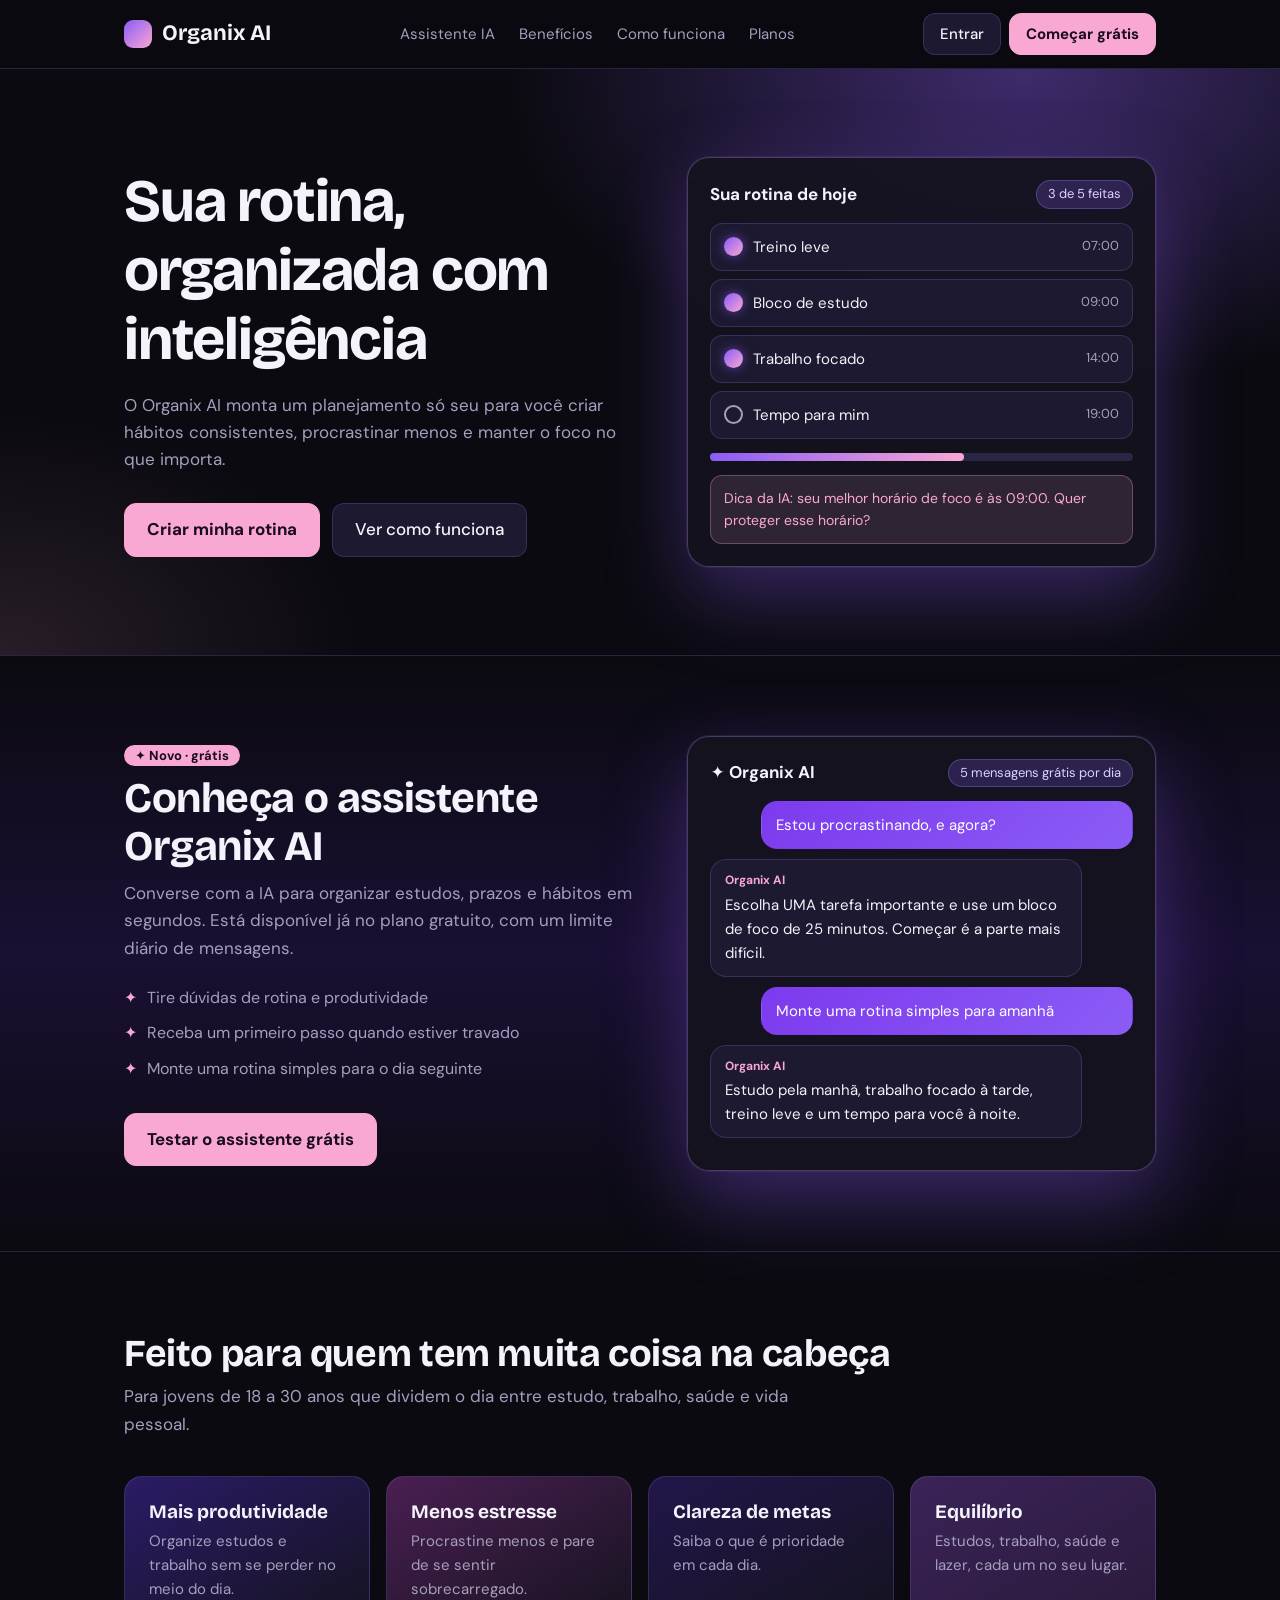
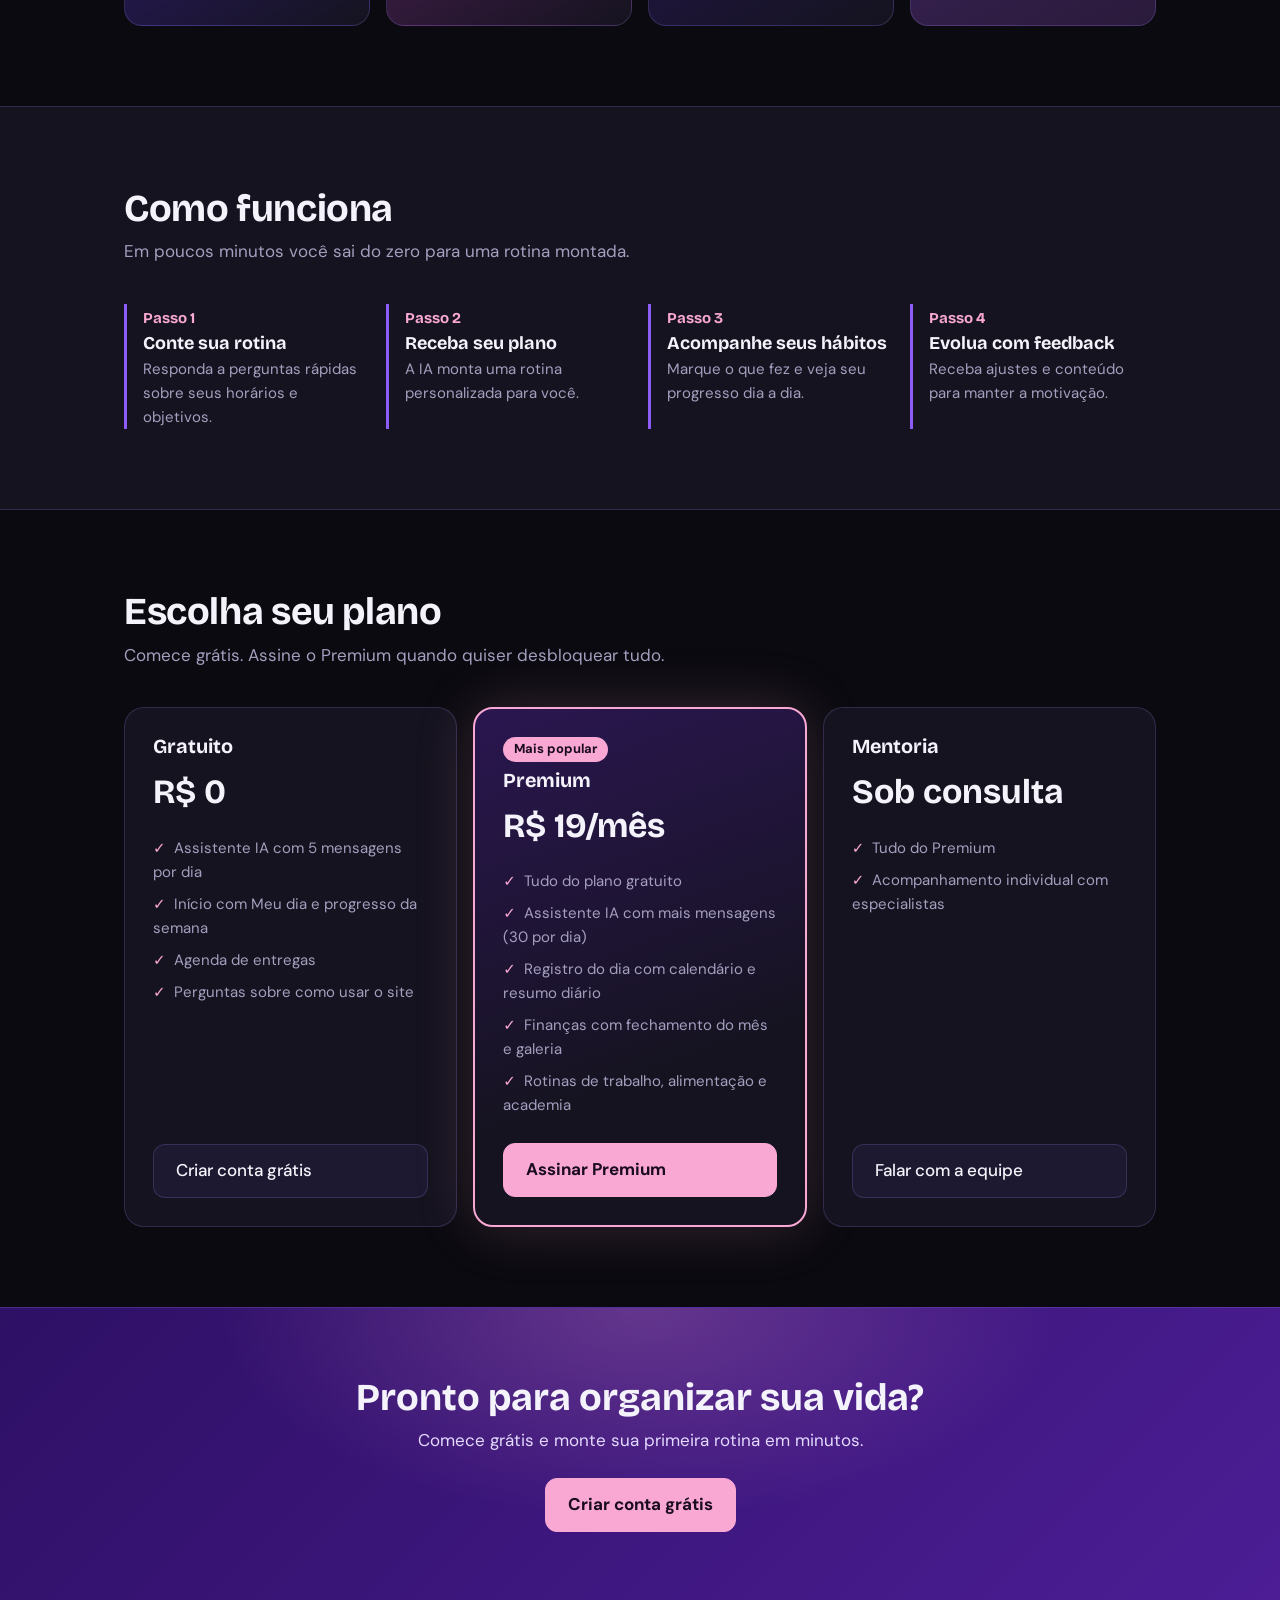
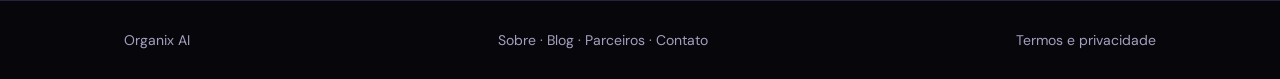
<file: index.html>
<!DOCTYPE html>
<html lang="pt-BR">
<head>
<meta charset="UTF-8">
<meta name="viewport" content="width=device-width, initial-scale=1">
<title>Organix AI | Sua rotina, organizada com inteligência</title>
<link rel="preconnect" href="https://fonts.googleapis.com">
<link href="https://fonts.googleapis.com/css2?family=Bricolage+Grotesque:wght@500;700&family=DM+Sans:wght@400;500&display=swap" rel="stylesheet">
<style>
/* CORES E FONTES: mude aqui e o site inteiro muda (preto, roxo e rosa claro) */
:root{
  --bg:#0B0A10; --s1:#15131F; --s2:#1C1930; --line:rgba(167,139,250,.2); --muted:#A59FBF; --txt:#F4F2FA;
  --roxo:#8B5CF6; --roxo-d:#7C3AED; --roxo-l:#A78BFA; --rosa:#F9A8D4; --rosa-d:#1A0B1F;
  --titulo:"Bricolage Grotesque",system-ui,sans-serif; --texto:"DM Sans",system-ui,sans-serif;
}
*{box-sizing:border-box;margin:0}
html{color-scheme:dark;scroll-behavior:smooth}
body{font-family:var(--texto);color:var(--txt);background:var(--bg);line-height:1.6;font-size:17px}
h1,h2,h3{font-family:var(--titulo);line-height:1.15}
a{color:inherit;text-decoration:none}
.wrap{max-width:1080px;margin:0 auto;padding:0 24px}
.btn{display:inline-block;padding:12px 22px;border-radius:12px;font-weight:500;border:1.5px solid var(--line);background:var(--s2);color:var(--txt);transition:transform .15s,box-shadow .2s,border-color .2s}
.btn:hover{transform:translateY(-2px);border-color:var(--roxo-l)}
.btn.rosa{background:var(--rosa);border-color:var(--rosa);color:var(--rosa-d);font-weight:700}
.btn.rosa:hover{box-shadow:0 8px 28px rgba(249,168,212,.35)}
.btn:focus-visible,a:focus-visible{outline:3px solid var(--rosa);outline-offset:3px}

/* TOPO */
header{border-bottom:1px solid var(--line);background:rgba(11,10,16,.85);backdrop-filter:blur(10px);position:sticky;top:0;z-index:5}
header .wrap{display:flex;align-items:center;justify-content:space-between;height:68px;gap:16px}
.logo{font-family:var(--titulo);font-weight:700;font-size:22px;display:flex;align-items:center;gap:10px}
.logo b{width:28px;height:28px;border-radius:9px;background:linear-gradient(135deg,var(--roxo),var(--rosa));display:inline-block}
nav{display:flex;gap:24px;font-size:15px;color:var(--muted)}
nav a:hover{color:var(--rosa)}
.topo-botoes{display:flex;gap:8px}
.topo-botoes .btn{padding:8px 16px;font-size:15px}

/* HERO */
.hero{padding:88px 0;background:radial-gradient(800px 500px at 80% 0,rgba(139,92,246,.4),transparent 65%),radial-gradient(600px 400px at 0 100%,rgba(249,168,212,.12),transparent 60%),var(--bg)}
.hero .wrap{display:grid;grid-template-columns:1.1fr 1fr;gap:48px;align-items:center}
.hero h1{font-size:clamp(36px,5.4vw,60px);font-weight:700;margin-bottom:18px;letter-spacing:-.02em}
.hero p{color:var(--muted);max-width:46ch;margin-bottom:30px}
.hero .acoes{display:flex;gap:12px;flex-wrap:wrap}
.cartao{background:rgba(21,19,31,.9);border:1px solid rgba(167,139,250,.35);border-radius:22px;padding:22px;box-shadow:0 0 0 1px rgba(249,168,212,.08),0 30px 80px rgba(139,92,246,.35)}
.cartao-topo{display:flex;justify-content:space-between;align-items:center;margin-bottom:14px}
.tag{font-size:13px;padding:3px 11px;border-radius:20px;background:rgba(139,92,246,.22);color:#DDD1FF;border:1px solid rgba(167,139,250,.3)}
.tarefa{display:flex;align-items:center;gap:10px;padding:11px 13px;border-radius:12px;background:var(--s2);border:1px solid var(--line);margin-bottom:8px;font-size:15px}
.tarefa span:last-child{margin-left:auto;color:var(--muted);font-size:13px}
.ok{width:19px;height:19px;border-radius:50%;background:linear-gradient(135deg,var(--roxo),var(--rosa));flex:none;box-shadow:0 0 12px rgba(139,92,246,.6)}
.vazio{width:19px;height:19px;border-radius:50%;border:2px solid var(--muted);flex:none}
.barra{height:8px;background:#2A2646;border-radius:4px;margin:14px 0}
.barra div{height:8px;width:60%;background:linear-gradient(90deg,var(--roxo),var(--rosa));border-radius:4px}
.dica{background:rgba(249,168,212,.12);border:1px solid rgba(249,168,212,.3);color:var(--rosa);border-radius:12px;padding:11px 13px;font-size:14px}

/* SEÇÕES */
section{padding:80px 0}
section>.wrap>h2{font-size:clamp(26px,3.5vw,38px);margin-bottom:8px;letter-spacing:-.01em}
.sub{color:var(--muted);margin-bottom:38px;max-width:56ch}
.grade{display:grid;gap:16px}
.g4{grid-template-columns:repeat(4,1fr)}
.g3{grid-template-columns:repeat(3,1fr)}
.card{border-radius:18px;padding:24px;border:1px solid var(--line);transition:transform .2s,border-color .2s}
.card:hover{transform:translateY(-4px);border-color:rgba(167,139,250,.5)}
.card h3{font-size:19px;margin-bottom:6px}
.card p{font-size:15px;color:var(--muted)}
.c-verde{background:linear-gradient(150deg,#2B1B66,var(--s1))}
.c-rosa{background:linear-gradient(150deg,#4A1F52,var(--s1))}
.c-azul{background:linear-gradient(150deg,#22164A,var(--s1))}
.c-amarelo{background:linear-gradient(150deg,#3A2358,#2A1A3A)}

/* COMO FUNCIONA */
#como{background:var(--s1);border-top:1px solid var(--line);border-bottom:1px solid var(--line)}
.passo{border-left:3px solid var(--roxo);padding-left:16px}
.passo b{font-family:var(--titulo);font-size:15px;color:var(--rosa)}
.passo h3{font-size:18px;margin:2px 0 4px}
.passo p{font-size:15px;color:var(--muted)}

/* PLANOS */
.plano{border:1px solid var(--line);background:var(--s1);border-radius:20px;padding:28px;display:flex;flex-direction:column}
.plano.destaque{border:2px solid var(--rosa);background:linear-gradient(160deg,#2A1650,var(--s1) 70%);box-shadow:0 0 60px rgba(249,168,212,.18)}
.plano .preco{font-family:var(--titulo);font-size:34px;font-weight:700;margin:6px 0 12px}
.plano ul{list-style:none;padding:0;margin-bottom:22px;font-size:15px;color:var(--muted);flex:1}
.plano li{padding:4px 0}
.plano li::before{content:"✓";color:var(--rosa);margin-right:8px;font-weight:700}
.selo{align-self:flex-start;background:var(--rosa);color:var(--rosa-d);font-size:13px;font-weight:700;padding:2px 11px;border-radius:20px;margin-bottom:8px}

/* CHAMADA FINAL E RODAPÉ */
.final{background:radial-gradient(600px 300px at 50% 0,rgba(249,168,212,.22),transparent 70%),linear-gradient(135deg,#2E1065,#4C1D95);padding:68px 0;text-align:center;border-top:1px solid var(--line)}
.final h2{font-size:clamp(26px,3.5vw,38px);margin-bottom:8px}
.final p{margin-bottom:24px;color:#E4DAFF}
.final .btn{background:var(--rosa);border-color:var(--rosa);color:var(--rosa-d);font-weight:700}
footer{background:#07060B;color:var(--muted);padding:28px 0;font-size:14px;border-top:1px solid var(--line)}
footer .wrap{display:flex;justify-content:space-between;gap:16px;flex-wrap:wrap}

@media(prefers-reduced-motion:reduce){*{transition:none!important;scroll-behavior:auto!important}}
/* CELULAR: telas menores empilham as colunas */
@media (max-width:860px){
  nav{display:none}
  .hero .wrap,.g4,.g3{grid-template-columns:1fr}
  .hero{padding:52px 0}
}

/* ASSISTENTE IA */
.ia-sec{background:linear-gradient(180deg,var(--bg),#1A1033 50%,var(--bg));border-top:1px solid var(--line);border-bottom:1px solid var(--line)}
.ia-grid{display:grid;grid-template-columns:1.1fr 1fr;gap:48px;align-items:center}
.ia-sec h2{font-size:clamp(28px,4vw,42px);margin:6px 0 10px;letter-spacing:-.01em}
.ia-sec .sub{margin-bottom:18px}
.ia-lista{list-style:none;padding:0;margin:0 0 26px;color:var(--muted);font-size:16px}
.ia-lista li{padding:5px 0}.ia-lista li::before{content:"✦";color:var(--rosa);margin-right:10px}
.bolha{max-width:88%;padding:11px 14px;border-radius:16px;font-size:15px;margin-bottom:10px;background:var(--s2);border:1px solid var(--line)}
.bolha.eu{margin-left:auto;background:linear-gradient(135deg,var(--roxo-d),var(--roxo));border-color:transparent;color:#fff}
.bolha small{display:block;color:var(--rosa);font-size:12px;font-weight:700;margin-bottom:2px}
@media(max-width:860px){.ia-grid{grid-template-columns:1fr;gap:28px}}
</style>
</head>
<body>

<header>
  <div class="wrap">
    <a class="logo" href="#"><b></b>Organix AI</a>
    <nav aria-label="Principal">
      <a href="#ia">Assistente IA</a>
      <a href="#beneficios">Benefícios</a>
      <a href="#como">Como funciona</a>
      <a href="#planos">Planos</a>
    </nav>
    <div class="topo-botoes">
      <a class="btn" href="entrar.html">Entrar</a>
      <a class="btn rosa" href="cadastro.html">Começar grátis</a>
    </div>
  </div>
</header>

<main>
<div class="hero">
  <div class="wrap">
    <div>
      <h1>Sua rotina, organizada com inteligência</h1>
      <p>O Organix AI monta um planejamento só seu para você criar hábitos consistentes, procrastinar menos e manter o foco no que importa.</p>
      <div class="acoes">
        <a class="btn rosa" href="cadastro.html">Criar minha rotina</a>
        <a class="btn" href="#como">Ver como funciona</a>
      </div>
    </div>
    <div class="cartao" aria-label="Exemplo da rotina do dia">
      <div class="cartao-topo"><b>Sua rotina de hoje</b><span class="tag">3 de 5 feitas</span></div>
      <div class="tarefa"><i class="ok"></i>Treino leve<span>07:00</span></div>
      <div class="tarefa"><i class="ok"></i>Bloco de estudo<span>09:00</span></div>
      <div class="tarefa"><i class="ok"></i>Trabalho focado<span>14:00</span></div>
      <div class="tarefa"><i class="vazio"></i>Tempo para mim<span>19:00</span></div>
      <div class="barra"><div></div></div>
      <div class="dica">Dica da IA: seu melhor horário de foco é às 09:00. Quer proteger esse horário?</div>
    </div>
  </div>
</div>

<section id="ia" class="ia-sec">
  <div class="wrap ia-grid">
    <div>
      <span class="selo">✦ Novo · grátis</span>
      <h2>Conheça o assistente Organix AI</h2>
      <p class="sub">Converse com a IA para organizar estudos, prazos e hábitos em segundos. Está disponível já no plano gratuito, com um limite diário de mensagens.</p>
      <ul class="ia-lista"><li>Tire dúvidas de rotina e produtividade</li><li>Receba um primeiro passo quando estiver travado</li><li>Monte uma rotina simples para o dia seguinte</li></ul>
      <a class="btn rosa" href="cadastro.html">Testar o assistente grátis</a>
    </div>
    <div class="cartao" aria-label="Exemplo de conversa com o Organix AI">
      <div class="cartao-topo"><b>✦ Organix AI</b><span class="tag">5 mensagens grátis por dia</span></div>
      <div class="bolha eu">Estou procrastinando, e agora?</div>
      <div class="bolha"><small>Organix AI</small>Escolha UMA tarefa importante e use um bloco de foco de 25 minutos. Começar é a parte mais difícil.</div>
      <div class="bolha eu">Monte uma rotina simples para amanhã</div>
      <div class="bolha"><small>Organix AI</small>Estudo pela manhã, trabalho focado à tarde, treino leve e um tempo para você à noite.</div>
    </div>
  </div>
</section>

<section id="beneficios">
  <div class="wrap">
    <h2>Feito para quem tem muita coisa na cabeça</h2>
    <p class="sub">Para jovens de 18 a 30 anos que dividem o dia entre estudo, trabalho, saúde e vida pessoal.</p>
    <div class="grade g4">
      <div class="card c-verde"><h3>Mais produtividade</h3><p>Organize estudos e trabalho sem se perder no meio do dia.</p></div>
      <div class="card c-rosa"><h3>Menos estresse</h3><p>Procrastine menos e pare de se sentir sobrecarregado.</p></div>
      <div class="card c-azul"><h3>Clareza de metas</h3><p>Saiba o que é prioridade em cada dia.</p></div>
      <div class="card c-amarelo"><h3>Equilíbrio</h3><p>Estudos, trabalho, saúde e lazer, cada um no seu lugar.</p></div>
    </div>
  </div>
</section>

<section id="como">
  <div class="wrap">
    <h2>Como funciona</h2>
    <p class="sub">Em poucos minutos você sai do zero para uma rotina montada.</p>
    <div class="grade g4">
      <div class="passo"><b>Passo 1</b><h3>Conte sua rotina</h3><p>Responda a perguntas rápidas sobre seus horários e objetivos.</p></div>
      <div class="passo"><b>Passo 2</b><h3>Receba seu plano</h3><p>A IA monta uma rotina personalizada para você.</p></div>
      <div class="passo"><b>Passo 3</b><h3>Acompanhe seus hábitos</h3><p>Marque o que fez e veja seu progresso dia a dia.</p></div>
      <div class="passo"><b>Passo 4</b><h3>Evolua com feedback</h3><p>Receba ajustes e conteúdo para manter a motivação.</p></div>
    </div>
  </div>
</section>

<section id="planos">
  <div class="wrap">
    <h2>Escolha seu plano</h2>
    <p class="sub">Comece grátis. Assine o Premium quando quiser desbloquear tudo.</p>
    <div class="grade g3">
      <div class="plano">
        <h3>Gratuito</h3><div class="preco">R$ 0</div>
        <ul><li>Assistente IA com 5 mensagens por dia</li><li>Início com Meu dia e progresso da semana</li><li>Agenda de entregas</li><li>Perguntas sobre como usar o site</li></ul>
        <a class="btn" href="cadastro.html">Criar conta grátis</a>
      </div>
      <div class="plano destaque">
        <span class="selo">Mais popular</span>
        <h3>Premium</h3><div class="preco">R$ 19/mês</div>
        <ul><li>Tudo do plano gratuito</li><li>Assistente IA com mais mensagens (30 por dia)</li><li>Registro do dia com calendário e resumo diário</li><li>Finanças com fechamento do mês e galeria</li><li>Rotinas de trabalho, alimentação e academia</li></ul>
        <a class="btn rosa" href="cadastro.html?plano=premium">Assinar Premium</a>
      </div>
      <div class="plano">
        <h3>Mentoria</h3><div class="preco">Sob consulta</div>
        <ul><li>Tudo do Premium</li><li>Acompanhamento individual com especialistas</li></ul>
        <a class="btn" href="#contato">Falar com a equipe</a>
      </div>
    </div>
  </div>
</section>

<div class="final">
  <div class="wrap">
    <h2>Pronto para organizar sua vida?</h2>
    <p>Comece grátis e monte sua primeira rotina em minutos.</p>
    <a class="btn" href="cadastro.html">Criar conta grátis</a>
  </div>
</div>
</main>

<footer id="contato">
  <div class="wrap">
    <span>Organix AI</span>
    <span>Sobre · Blog · Parceiros · Contato</span>
    <span>Termos e privacidade</span>
  </div>
</footer>

</body>
</html>
</file>
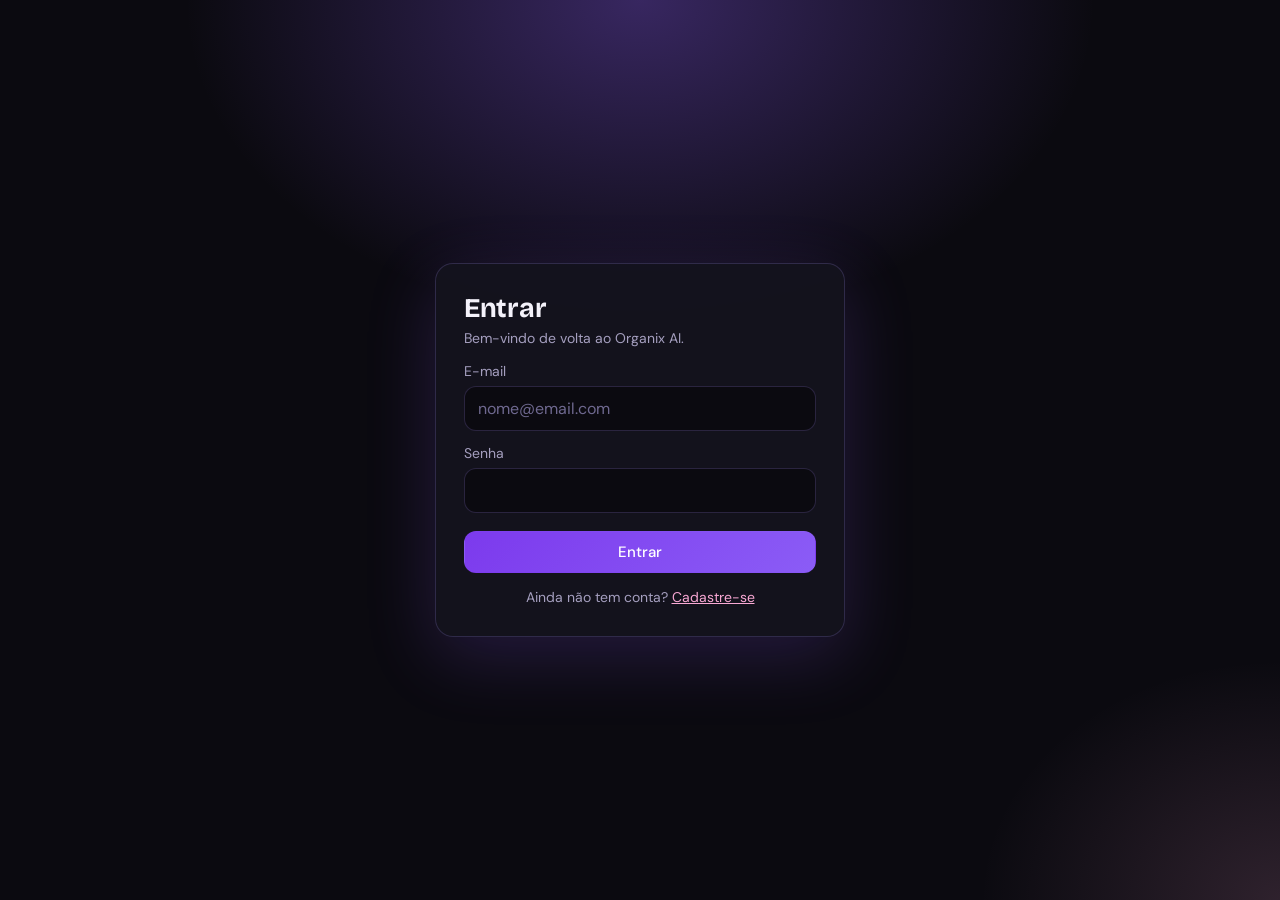
<file: academia.html>
<!DOCTYPE html><html lang="pt-BR"><meta charset="utf-8"><meta name="viewport" content="width=device-width,initial-scale=1"><link rel="stylesheet" href="style.css"><title>Academia | Organix AI</title>
<body data-app data-premium><div class="app"><aside id="menu"></aside><main>
<div class="topo"><h1>Rotina de academia</h1><button class="btn" id="gal">Galeria de treinos</button></div>
<div class="conteudo">
<div class="grid g2" style="align-items:start"><div><h2 id="th">Treino de hoje</h2><div id="hoje"></div></div>
<div class="card c3" style="display:grid;place-items:center;gap:10px"><div class="anel"><span id="pct">0%</span></div><span class="mut" id="cnt"></span></div></div>
<section class="card" id="galeria" hidden style="margin-bottom:16px"><h2>Galeria de treinos</h2><div class="grid g2" id="gl" style="margin:0"></div></section>
<h2>Meu treino</h2>
<form class="card form" id="fp" style="grid-template-columns:2fr 1fr auto"><div><label for="pn">Nome da pasta</label><input id="pn" maxlength="40" placeholder="Ex.: Treino A, peito e tríceps" required></div><div><label for="pd">Dia da semana</label><select id="pd"></select></div><button class="btn verde">Criar pasta</button></form>
<div id="pastas"></div>
</div></main></div><script src="app.js"></script><script>
(()=>{
const SEM=['Domingo','Segunda-feira','Terça-feira','Quarta-feira','Quinta-feira','Sexta-feira','Sábado'],ORDEM=[1,2,3,4,5,6,0];
const MUS=['quadríceps','glúteo','posteriores','panturrilha','lombar','abdômen','peito','costas','bíceps','tríceps','ombro','trapézio'];
const CARDIO=[['esteira','Esteira'],['bicicleta','Bicicleta'],['escada','Escada'],['elíptico','Elíptico'],['outro','Outro']];
let Tr=load('treino',{});Tr={pastas:[],feito:{},gal:{},...Tr};
const sv=()=>save('treino',Tr);
const abertas=new Set();
const wd=()=>new Date().getDay();
const hojeP=()=>Tr.pastas.filter(p=>p.dia===wd());
const nomeC=c=>c.tipo==='outro'?(c.nome||'Cardio'):cap(c.tipo);
const resEx=e=>`${e.s} × ${e.r}${e.p!=null&&e.p!==''?' · '+e.p+' kg':''}`;
$('#pd').innerHTML=ORDEM.map(i=>`<option value="${i}"${i===wd()?' selected':''}>${SEM[i]}</option>`).join('');

/* registra na galeria o que foi feito hoje (chamado ao marcar ou desmarcar) */
function snap(){
  const d=hoje(),ps=hojeP(),f=Tr.feito[d]||[],ex=[],ca=[];
  ps.forEach(p=>{p.ex.forEach(e=>ex.push({n:e.n,s:e.s,r:e.r,p:e.p,m:e.m,ok:f.includes(e.id)}));p.ca.forEach(c=>ca.push({n:nomeC(c),desc:c.desc||'',min:c.min,ok:f.includes(c.id)}))});
  if([...ex,...ca].some(x=>x.ok))Tr.gal[d]={pastas:ps.map(p=>p.nome),ex,ca};else delete Tr.gal[d];
}
function renderHoje(){
  const ps=hojeP(),f=Tr.feito[hoje()]||[];
  $('#th').textContent='Treino de hoje · '+SEM[wd()];
  let tot=0,ok=0;
  $('#hoje').innerHTML=ps.length?ps.map(p=>{
    const li=(id,t,sub,tag,c)=>{tot++;const o=f.includes(id);if(o)ok++;return `<li class="${o?'feito':''}" data-id="${id}"><label><input type="checkbox" ${o?'checked':''}><span class="t"><b>${esc(t)}</b><small>${sub}</small></span></label><span class="tag ${c||''}">${esc(tag)}</span></li>`};
    const ex=p.ex.map(e=>li(e.id,e.n,esc(resEx(e)),cap(e.m))).join(''),ca=p.ca.map(c=>li(c.id,nomeC(c),esc(c.min+' min'+(c.desc?' · '+c.desc:'')),'Cardio','rosa')).join('');
    return `<div class="card" style="margin-bottom:12px"><h3 style="margin-bottom:10px">${esc(p.nome)}</h3>${ex||ca?`<ul class="lista" style="margin:0">${ex}${ca}</ul>`:'<p class="vazio-msg">Esta pasta ainda não tem exercícios. Adicione abaixo em “Meu treino”.</p>'}</div>`}).join(''):`<p class="vazio-msg">Nenhuma pasta de treino para ${SEM[wd()].toLowerCase()}. Crie uma pasta abaixo e escolha este dia da semana.</p>`;
  const p=tot?Math.round(ok/tot*100):0;$('#pct').textContent=p+'%';document.querySelector('.anel').style.setProperty('--p',p);
  $('#cnt').textContent=tot?`${ok} de ${tot} itens feitos hoje`:'Sem treino hoje';
}
function renderPastas(){
  const ps=Tr.pastas.slice().sort((a,b)=>ORDEM.indexOf(a.dia)-ORDEM.indexOf(b.dia));
  $('#pastas').innerHTML=ps.length?ps.map(p=>`<details class="card pasta" data-p="${p.id}"${abertas.has(p.id)?' open':''}><summary><span class="nm">${esc(p.nome)}</span><select class="dia-sel" data-a="dia" aria-label="Dia da semana da pasta ${esc(p.nome)}">${ORDEM.map(i=>`<option value="${i}"${i===p.dia?' selected':''}>${SEM[i]}</option>`).join('')}</select><button class="x" data-a="rp" aria-label="Remover pasta ${esc(p.nome)}">×</button></summary><div class="corpo">
  <h3>Exercícios</h3>${p.ex.length?`<ul class="lista ro nb">${p.ex.map(e=>`<li><span class="t"><b>${esc(e.n)}</b><small>${esc(resEx(e))}</small></span><span class="tag">${esc(cap(e.m))}</span><button class="x" data-a="rex" data-id="${e.id}" aria-label="Remover ${esc(e.n)}">×</button></li>`).join('')}</ul>`:'<p class="mini" style="margin-bottom:8px">Nenhum exercício ainda.</p>'}
  <form class="form" data-f="ex" style="grid-template-columns:repeat(auto-fit,minmax(130px,1fr))"><div style="grid-column:span 2"><label>Nome do exercício</label><input name="n" maxlength="40" required placeholder="Ex.: Supino reto"></div><div><label>Séries</label><input name="s" type="number" min="1" max="50" required></div><div><label>Repetições</label><input name="r" maxlength="24" required placeholder="12 ou 12/10/8"></div><div><label>Peso (kg)</label><input name="p" type="number" min="0" step="0.5"></div><div><label>Músculo</label><select name="m" required>${MUS.map(m=>`<option value="${m}">${cap(m)}</option>`).join('')}</select></div><button class="btn verde">Adicionar exercício</button></form>
  <h3>Cardio</h3>${p.ca.length?`<ul class="lista ro nb">${p.ca.map(c=>`<li><span class="t"><b>${esc(nomeC(c))}</b><small>${esc(c.min+' min'+(c.desc?' · '+c.desc:''))}</small></span><span class="tag rosa">Cardio</span><button class="x" data-a="rca" data-id="${c.id}" aria-label="Remover ${esc(nomeC(c))}">×</button></li>`).join('')}</ul>`:'<p class="mini" style="margin-bottom:8px">Nenhum cardio ainda.</p>'}
  <form class="form" data-f="ca" style="grid-template-columns:repeat(auto-fit,minmax(150px,1fr))"><div><label>Cardio</label><select name="tipo">${CARDIO.map(([v,n])=>`<option value="${v}">${n}</option>`).join('')}</select></div><div><label>Minutos</label><input name="min" type="number" min="1" max="600" required></div><div class="outro" hidden style="grid-column:1/-1"><label>Nome do cardio</label><input name="nome" maxlength="40" placeholder="Ex.: Pular corda"><label>Descrição</label><input name="desc" maxlength="120" placeholder="Ex.: 5 rounds de 3 minutos"></div><button class="btn verde">Adicionar cardio</button></form>
  </div></details>`).join(''):'<p class="vazio-msg">Você ainda não criou nenhuma pasta. Crie a primeira acima para montar o seu treino.</p>';
}
function galeria(){
  const ds=Object.keys(Tr.gal).sort().reverse();
  $('#gl').innerHTML=ds.length?ds.map(d=>{const g=Tr.gal[d],it=[...g.ex,...g.ca],ok=it.filter(x=>x.ok).length;
    return `<div class="card c4"><div class="linha"><b>${esc(diaLongo(d))}</b></div><p class="mut" style="margin-bottom:8px"><span class="tag rosa">${esc(g.pastas.join(', '))}</span> ${ok} de ${it.length} concluídos</p>${ulRo([...g.ex.map(e=>liRo(e.ok,e.n,resEx(e)+' · '+cap(e.m))),...g.ca.map(c=>liRo(c.ok,'Cardio: '+c.n,c.min+' min'))])}</div>`}).join(''):'<p class="vazio-msg" style="grid-column:1/-1">Nenhum treino registrado ainda. Marque os exercícios que você fizer em “Treino de hoje”.</p>';
}
const pasta=el=>Tr.pastas.find(p=>p.id===el.closest('[data-p]').dataset.p);
$('#fp').onsubmit=e=>{e.preventDefault();const nome=$('#pn').value.trim();if(!nome)return;const p={id:uid(),nome,dia:+$('#pd').value,ex:[],ca:[]};Tr.pastas.push(p);abertas.add(p.id);sv();$('#pn').value='';renderHoje();renderPastas();toast('Pasta criada')};
$('#hoje').addEventListener('change',e=>{
  const li=e.target.closest('li');if(!li)return;const d=hoje(),f=Tr.feito[d]||[];
  Tr.feito[d]=e.target.checked?[...new Set([...f,li.dataset.id])]:f.filter(x=>x!==li.dataset.id);snap();sv();renderHoje();if(!$('#galeria').hidden)galeria();
});
const P_=$('#pastas');
P_.addEventListener('toggle',e=>{const d=e.target.closest('details');if(!d)return;d.open?abertas.add(d.dataset.p):abertas.delete(d.dataset.p)},true);
P_.addEventListener('click',async e=>{
  const b=e.target.closest('.x');if(!b)return;e.preventDefault();const p=pasta(b);if(!p)return;
  if(b.dataset.a==='rp'){if(await ask(`Remover a pasta "${p.nome}" e tudo o que há nela?`)){Tr.pastas=Tr.pastas.filter(x=>x.id!==p.id);sv();renderHoje();renderPastas();toast('Pasta removida')}}
  else if(b.dataset.a==='rex'){p.ex=p.ex.filter(x=>x.id!==b.dataset.id);sv();renderHoje();renderPastas()}
  else if(b.dataset.a==='rca'){p.ca=p.ca.filter(x=>x.id!==b.dataset.id);sv();renderHoje();renderPastas()}
});
P_.addEventListener('change',e=>{
  if(e.target.dataset.a==='dia'){const p=pasta(e.target);if(p){p.dia=+e.target.value;sv();renderHoje();renderPastas();toast(`“${p.nome}” agora é o treino de ${SEM[p.dia].toLowerCase()}`)}return}
  if(e.target.name==='tipo'){const o=e.target.closest('form').querySelector('.outro');o.hidden=e.target.value!=='outro'}});
P_.addEventListener('submit',e=>{
  e.preventDefault();const fm=e.target,p=pasta(fm),v=n=>fm.elements[n].value.trim();
  if(fm.dataset.f==='ex'){p.ex.push({id:uid(),n:v('n'),s:+v('s'),r:v('r'),p:v('p')===''?null:+v('p'),m:v('m')});toast('Exercício adicionado')}
  else{
    const tipo=v('tipo');if(tipo==='outro'&&!v('nome')){toast('Informe o nome do cardio');return}
    p.ca.push({id:uid(),tipo,nome:tipo==='outro'?v('nome'):'',desc:tipo==='outro'?v('desc'):'',min:+v('min')});toast('Cardio adicionado');
  }
  abertas.add(p.id);sv();renderHoje();renderPastas();
});
$('#gal').onclick=()=>{const s=$('#galeria');s.hidden=!s.hidden;if(!s.hidden){galeria();s.scrollIntoView({behavior:'smooth',block:'start'})}};
renderHoje();renderPastas();
/* depois da meia-noite, troca para o treino do novo dia */
novoDia(()=>{$('#pd').value=wd();renderHoje()});
})();
</script>
</file>
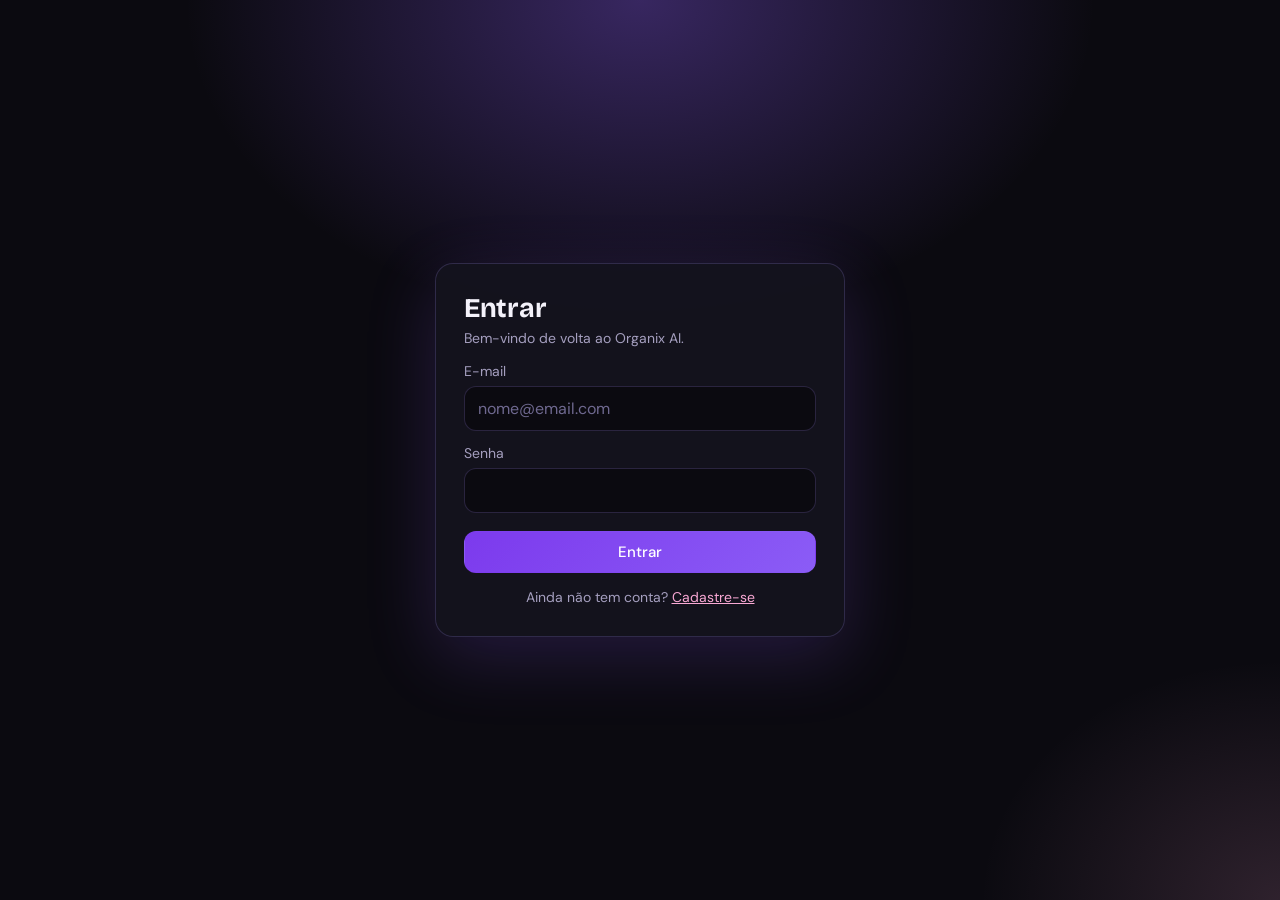
<file: agenda.html>
<!DOCTYPE html><html lang="pt-BR"><meta charset="utf-8"><meta name="viewport" content="width=device-width,initial-scale=1"><link rel="stylesheet" href="style.css"><title>Agenda | Organix AI</title>
<body data-app><div class="app"><aside id="menu"></aside><main><h1>Agenda de entregas</h1><div class="conteudo">
<form class="card form" id="f" style="grid-template-columns:2fr 1fr auto"><div><label for="t">Trabalho</label><input id="t" maxlength="60" required></div><div><label for="d">Entrega</label><input id="d" type="date" required></div><button class="btn verde">Adicionar</button></form>
<div class="linha" style="margin-bottom:14px;align-items:end;flex-wrap:wrap"><span class="mut" id="tot"></span><div style="width:min(280px,100%)"><label for="ord" style="margin-top:0">Ordenar por</label><select id="ord"><option value="menor-tempo">Menor tempo de entrega</option><option value="maior-tempo">Maior tempo de entrega</option><option value="maior-prog">Maior progresso</option><option value="menor-prog">Menor progresso</option><option value="az">Ordem alfabética</option></select></div></div>
<div class="grid" id="lista"></div></div></main></div><script src="app.js"></script><script>
(()=>{
let E=load('entregas',[]);
const az=(a,b)=>a.t.localeCompare(b.t,'pt-BR',{sensitivity:'base'});
const ORD={'menor-tempo':(a,b)=>a.d.localeCompare(b.d)||az(a,b),'maior-tempo':(a,b)=>b.d.localeCompare(a.d)||az(a,b),'maior-prog':(a,b)=>b.p-a.p||az(a,b),'menor-prog':(a,b)=>a.p-b.p||az(a,b),'az':az};
let ord=load('entregas_ord','menor-tempo');if(!ORD[ord])ord='menor-tempo';
$('#ord').value=ord;
const tag=e=>{const f=diasAte(e.d);
  if(e.p>=100)return '<span class="tag">concluída</span>';
  if(f<0)return `<span class="tag rosa">atrasada há ${-f} dia${-f>1?'s':''}</span>`;
  if(f===0)return '<span class="tag rosa">vence hoje</span>';
  return `<span class="tag ${f<=7?'rosa':''}">em ${f} dia${f>1?'s':''}</span>`};
function ver(){
  $('#tot').textContent=E.length?`${E.length} entrega${E.length>1?'s':''} registrada${E.length>1?'s':''}`:'';
  $('#lista').innerHTML=E.length?E.slice().sort(ORD[ord]).map(e=>`<div class="card" data-id="${e.id}"><div class="linha"><b style="overflow-wrap:anywhere">${esc(e.t)}</b><span style="display:flex;gap:8px;align-items:center">${tag(e)}<button class="x" aria-label="Remover ${esc(e.t)}">×</button></span></div><p class="mut" style="margin-bottom:8px">Entrega em ${fmt(e.d)}</p><div class="linha"><div class="barra"><div style="width:${e.p}%"></div></div><b class="pct">${e.p}%</b></div><input type="range" min="0" max="100" value="${e.p}" aria-label="Progresso de ${esc(e.t)}"></div>`).join(''):'<p class="vazio-msg">Nenhuma entrega registrada. Adicione a primeira no formulário acima.</p>';
}
const acha=el=>E.find(x=>x.id===el.closest('.card').dataset.id);
$('#lista').addEventListener('input',e=>{if(e.target.type!=='range')return;const c=e.target.closest('.card'),x=acha(e.target);if(!x)return;x.p=+e.target.value;c.querySelector('.barra div').style.width=x.p+'%';c.querySelector('.pct').textContent=x.p+'%';save('entregas',E)});
$('#lista').addEventListener('change',e=>{if(e.target.type==='range'){save('entregas',E);ver()}});
$('#lista').addEventListener('click',async e=>{const b=e.target.closest('.x');if(!b)return;const x=acha(b);if(x&&await ask(`Remover a entrega "${x.t}"?`)){E=E.filter(y=>y.id!==x.id);save('entregas',E);ver();toast('Entrega removida')}});
$('#ord').onchange=e=>{ord=e.target.value;save('entregas_ord',ord);ver()};
$('#f').onsubmit=e=>{e.preventDefault();const t=$('#t').value.trim();if(!t||!$('#d').value)return;E.push({id:uid(),t,d:$('#d').value,p:0});save('entregas',E);e.target.reset();ver();toast('Entrega adicionada e salva')};
ver();novoDia(ver);
})();
</script>
</file>
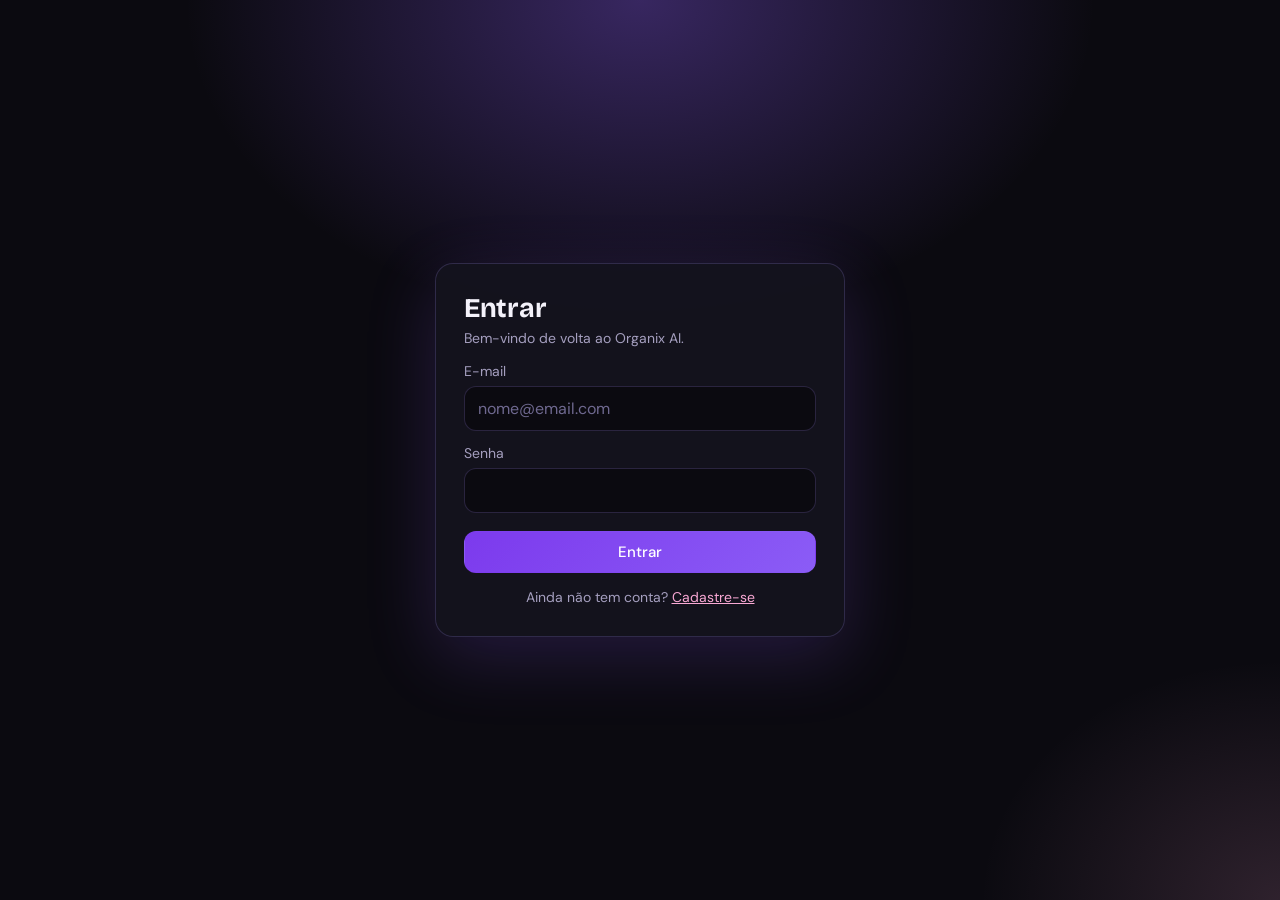
<file: alimentacao.html>
<!DOCTYPE html><html lang="pt-BR"><meta charset="utf-8"><meta name="viewport" content="width=device-width,initial-scale=1"><link rel="stylesheet" href="style.css"><title>Alimentação | Organix AI</title>
<body data-app data-premium><div class="app"><aside id="menu"></aside><main>
<div class="topo"><h1>Rotina alimentar</h1><button class="btn" id="reg">Registro alimentar diário</button></div>
<div class="conteudo"><div class="grid g2" style="align-items:start">
<div><ul class="lista" id="lista"></ul>
<form class="card form" id="f" style="grid-template-columns:2fr 1fr auto"><div><label for="n">Refeição ou alimento</label><input id="n" maxlength="50" placeholder="Ex.: Café da manhã" required></div><div><label for="h">Horário</label><input id="h" type="time" required></div><button class="btn verde">Adicionar</button></form>
<button class="btn rosa" id="salvar" style="width:100%">Salvar rotina do dia</button></div>
<div class="card" style="display:grid;place-items:center;gap:10px"><div class="anel"><span id="pct">0%</span></div><span class="mut">da rotina alimentar de hoje cumprida</span></div></div>
<div class="card c2" style="margin-top:16px"><h2>Água</h2><div class="form" style="grid-template-columns:repeat(auto-fit,minmax(210px,1fr));margin-bottom:14px"><div><label for="mt">Minha meta diária (litros)</label><input id="mt" type="text" inputmode="decimal" placeholder="Ex.: 2,5" autocomplete="off"></div><div><label for="ag">Quanto você bebeu hoje (litros)</label><input id="ag" type="text" inputmode="decimal" placeholder="Ex.: 1,5" autocomplete="off"></div></div><div class="barra"><div id="bar"></div></div><b id="lt" style="display:block;margin-top:8px"></b></div>
<section class="card" id="painel" hidden style="margin-top:16px"><h2>Registro alimentar diário</h2>
<div class="linha"><button class="btn peq" id="sa" aria-label="Semana anterior">‹ Semana anterior</button><b id="st"></b><button class="btn peq" id="sp" aria-label="Próxima semana">Próxima semana ›</button></div>
<div class="sm" id="sm"></div><div id="det"></div></section>
</div></main></div><script src="app.js"></script><script>
(()=>{
let A=load('alim',{});A.dias=A.dias||{};if(!(A.meta>0))A.meta=2;
function carrega(){
  const d=hoje();
  if(!A.hoje||A.hoje.data!==d){
    const a=A.hoje;
    /* o dia anterior não é perdido: se algo foi feito, ele é salvo sozinho */
    if(a&&(a.itens.some(x=>x.ok)||a.agua>0)&&!A.dias[a.data])A.dias[a.data]={itens:a.itens,agua:a.agua,meta:A.meta};
    A.hoje={data:d,itens:(a?a.itens:[]).map(x=>({...x,ok:false})),agua:0};save('alim',A);
  }
}
carrega();
const sv=()=>save('alim',A);
const num=v=>{const n=parseFloat(String(v).replace(',','.'));return isFinite(n)&&n>=0?Math.min(n,20):0};
function ver(){
  const it=A.hoje.itens.sort((a,b)=>(a.h||'').localeCompare(b.h||'')),n=it.filter(x=>x.ok).length,p=it.length?Math.round(n/it.length*100):0;
  $('#lista').innerHTML=it.length?it.map(x=>`<li class="${x.ok?'feito':''}" data-id="${x.id}"><label><input type="checkbox" ${x.ok?'checked':''}><span class="t">${esc(x.n)}</span></label><span class="h">${esc(x.h||'')}</span><button class="x" aria-label="Remover ${esc(x.n)}">×</button></li>`).join(''):'<li class="vazio-msg">Nenhuma refeição. Adicione a primeira abaixo.</li>';
  $('#pct').textContent=p+'%';document.querySelector('.anel').style.setProperty('--p',p);
}
function agua(){const a=A.hoje.agua;$('#bar').style.width=Math.min(100,a/A.meta*100)+'%';$('#lt').textContent=litros(a)+' de '+litros(A.meta)+(a>=A.meta?' · meta atingida!':'')}
const fmtN=n=>n?String(n).replace('.',','):'';
$('#mt').addEventListener('input',e=>{const n=num(e.target.value);if(n>0){A.meta=n;sv();agua()}});
$('#mt').addEventListener('blur',e=>{e.target.value=fmtN(A.meta)});
$('#lista').addEventListener('change',e=>{const x=A.hoje.itens.find(y=>y.id===e.target.closest('li').dataset.id);if(x){x.ok=e.target.checked;sv();ver()}});
$('#lista').addEventListener('click',e=>{const b=e.target.closest('.x');if(!b)return;A.hoje.itens=A.hoje.itens.filter(y=>y.id!==b.closest('li').dataset.id);sv();ver();toast('Item removido')});
$('#f').onsubmit=e=>{e.preventDefault();const n=$('#n').value.trim(),h=$('#h').value;if(!n||!h)return;A.hoje.itens.push({id:uid(),n,h,ok:false});sv();ver();e.target.reset();$('#n').focus()};
$('#ag').addEventListener('input',e=>{A.hoje.agua=num(e.target.value);sv();agua()});
$('#ag').addEventListener('blur',e=>{e.target.value=A.hoje.agua?String(A.hoje.agua).replace('.',','):''});
$('#salvar').onclick=()=>{
  const h=A.hoje;if(!h.itens.length&&!h.agua){toast('Adicione refeições ou a água de hoje antes de salvar');return}
  A.dias[h.data]={itens:h.itens.map(x=>({...x})),agua:h.agua,meta:A.meta};sv();toast('Rotina alimentar de hoje salva');if(!$('#painel').hidden)semana();
};

/* registro alimentar diário: semana + registros do dia na vertical */
const inicioSem=d=>{const x=new Date(d.getFullYear(),d.getMonth(),d.getDate());x.setDate(x.getDate()-x.getDay());return x};
let ini=inicioSem(new Date()),selD=hoje();
function semana(){
  const ds=[...Array(7)].map((_,i)=>{const x=new Date(ini);x.setDate(x.getDate()+i);return x});
  $('#st').textContent=fmt(key(ds[0])).slice(0,5)+' a '+fmt(key(ds[6]));
  $('#sm').innerHTML=ds.map(x=>{const k=key(x);return `<button type="button" data-k="${k}" class="${k===selD?'on':''}${k===hoje()?' hj':''}"><small>${x.toLocaleDateString('pt-BR',{weekday:'short'}).replace('.','')}</small><b>${x.getDate()}</b>${A.dias[k]?'<i></i>':''}</button>`}).join('');
  const r=A.dias[selD];
  $('#det').innerHTML=`<h3 style="margin-bottom:8px">${esc(diaLongo(selD))}</h3>`+(r?(r.itens.length?ulRo(r.itens.slice().sort((a,b)=>(a.h||'').localeCompare(b.h||'')).map(x=>liRo(x.ok,x.n,x.h))):'<p class="mut">Nenhuma refeição neste registro.</p>')+`<p class="mut" style="margin-top:6px">Água: ${litros(r.agua||0)} de ${litros(r.meta||2)}</p>`:`<p class="vazio-msg">Sem registro salvo neste dia.${selD===hoje()?' Use “Salvar rotina do dia” para guardar o de hoje.':''}</p>`);
}
$('#reg').onclick=()=>{const p=$('#painel');p.hidden=!p.hidden;if(!p.hidden){semana();p.scrollIntoView({behavior:'smooth',block:'start'})}};
$('#sa').onclick=()=>{ini.setDate(ini.getDate()-7);semana()};
$('#sp').onclick=()=>{ini.setDate(ini.getDate()+7);semana()};
$('#sm').addEventListener('click',e=>{const b=e.target.closest('[data-k]');if(b){selD=b.dataset.k;semana()}});
$('#ag').value=fmtN(A.hoje.agua);$('#mt').value=fmtN(A.meta);
ver();agua();novoDia(()=>location.reload());
})();
</script>
</file>
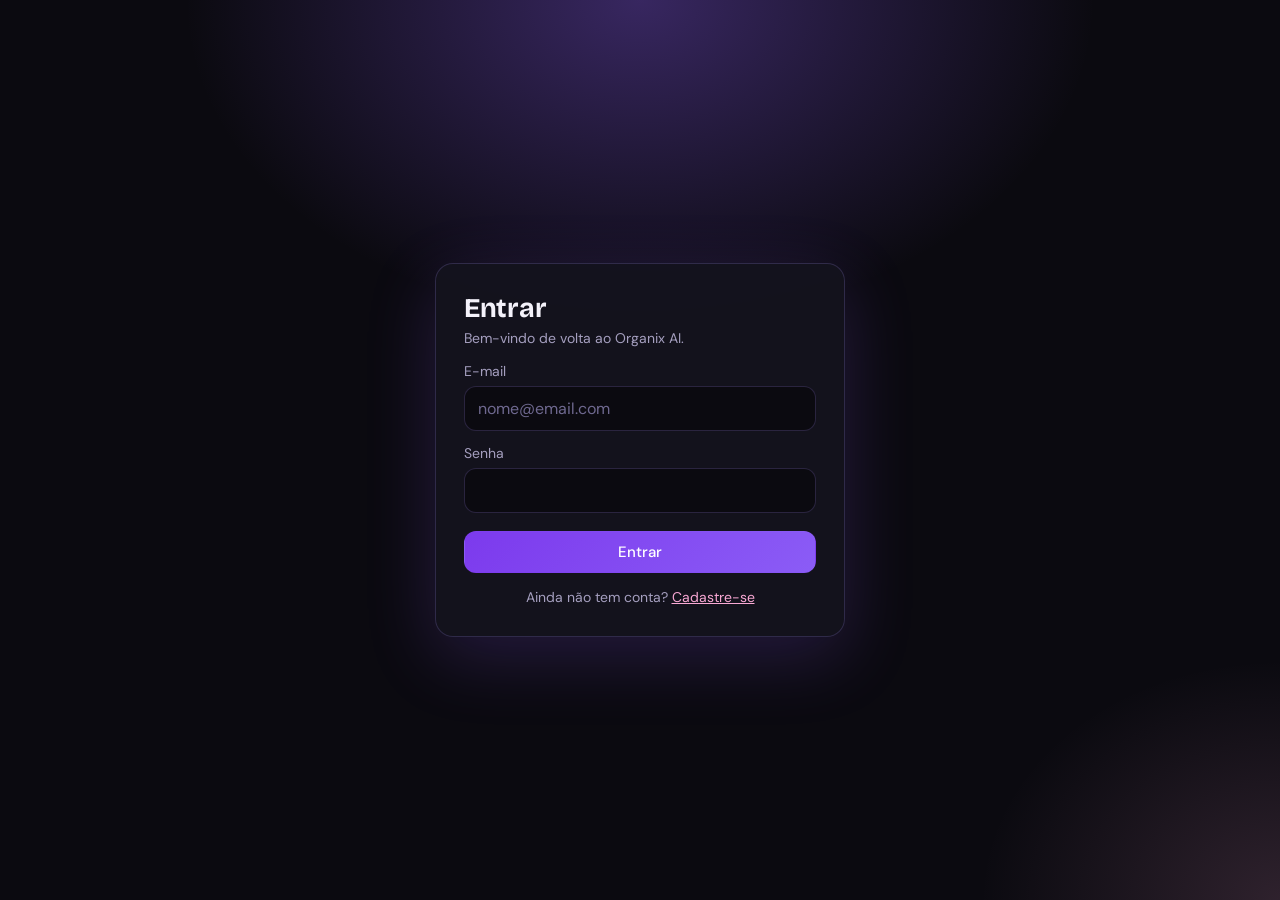
<file: app.html>
<!DOCTYPE html><html lang="pt-BR"><meta charset="utf-8"><meta name="viewport" content="width=device-width,initial-scale=1"><link rel="stylesheet" href="style.css"><title>Início | Organix AI</title>
<body data-app><div class="app"><aside id="menu"></aside><main>
<h1>Olá, <span id="nm">você</span></h1>
<div class="ia-banner"><div><span class="ia-pill">✦ Novo · grátis</span><h2>Converse com o Organix AI</h2><p>Tire dúvidas de rotina, estudo e prazos. Você tem <b id="iaRest"></b> hoje.</p></div>
<form class="ia-b-form" id="iaForm"><input id="iaQ" maxlength="500" placeholder="Ex.: Como organizo meus estudos esta semana?" autocomplete="off" aria-label="Pergunte ao Organix AI"><button class="btn rosa">Perguntar ao Organix AI</button></form></div>
<div class="card c4 linha" id="aviso" style="margin-bottom:16px"><span>Você está no plano gratuito. Desbloqueie registro do dia, finanças, trabalho, alimentação e academia.</span><a class="btn rosa" href="pagamento.html">Assinar Premium</a></div>
<div class="grid g4" id="stats"></div>
<div class="grid g2">
<div><h2>Meu dia</h2>
<ul class="lista" id="lista"></ul>
<form class="card form" id="f" style="grid-template-columns:2fr 1fr auto"><div><label for="n">Nova atividade</label><input id="n" maxlength="40" placeholder="Ex.: Ler 10 páginas" required></div><div><label for="h">Horário</label><input id="h" type="time" required></div><button class="btn verde">Adicionar</button></form></div>
<div class="card" style="display:grid;place-items:center;align-content:center;gap:10px"><h2>Progresso de hoje</h2><div class="anel" id="anel"><span id="pct">0%</span></div><span class="mut" id="cnt"></span></div></div>
<div class="card"><h2>Progresso da semana</h2><div class="semana" id="semana" role="img" aria-label="Gráfico de progresso dos últimos 7 dias"></div><p class="mut" id="mediasem"></p></div>
</main></div><script src="app.js"></script><script>
(()=>{
const PRE=[['Treino leve','07:00'],['Bloco de estudo','09:00'],['Trabalho focado','14:00'],['Tempo para mim','19:00']];
let S=load('meudia',null);
if(!S||!Array.isArray(S.opcoes)){S={opcoes:PRE.map(([n,h])=>({id:uid(),n,h})),feito:{},snap:{}};save('meudia',S)}
S.feito=S.feito||{};S.snap=S.snap||{};
let H=load('hist',{});
$('#nm').textContent=L.nome||'você';
const feitos=()=>(S.feito[hoje()]||[]).filter(id=>S.opcoes.some(o=>o.id===id));
/* grava só o que o usuário realmente fez: nada é criado sem interação */
function registra(){
  const d=hoje(),f=feitos(),tot=S.opcoes.length;
  S.feito[d]=f;
  if(!tot){delete H[d];delete S.snap[d]}
  else if(f.length||d in H||S.snap[d]){H[d]=Math.round(f.length/tot*100);S.snap[d]=S.opcoes.map(o=>({n:o.n,h:o.h,ok:f.includes(o.id)}))}
  save('meudia',S);save('hist',H);
}
function stats(f,tot){
  const E=load('entregas',[]),sem=E.filter(e=>{const r=diasAte(e.d);return r>=0&&r<=7&&e.p<100}).length;
  const vs=[];for(let i=0;i<7;i++){const c=new Date();c.setDate(c.getDate()-i);if(H[key(c)]!==undefined)vs.push(H[key(c)])}
  const media=vs.length?Math.round(vs.reduce((a,b)=>a+b,0)/vs.length)+'%':'—';
  let seq=0;const c=new Date();if(!(H[key(c)]>0))c.setDate(c.getDate()-1);while(H[key(c)]>0){seq++;c.setDate(c.getDate()-1)}
  $('#stats').innerHTML=`<div class="card c1"><span class="mut">Entregas</span><div class="num">${sem?sem+' esta semana':'Nenhuma esta semana'}</div></div><div class="card c2"><span class="mut">Progresso médio</span><div class="num">${media}</div></div><div class="card c3"><span class="mut">Atividades de hoje</span><div class="num">${f} de ${tot}</div></div><div class="card c4"><span class="mut">Sequência</span><div class="num">${seq} dia${seq===1?'':'s'}</div></div>`;
}
function semana(){
  let html='',vs=[];
  for(let i=6;i>=0;i--){const d=new Date();d.setDate(d.getDate()-i);const v=H[key(d)];if(v!==undefined)vs.push(v);
    html+=`<div class="dia${i===0?' hoje':''}"><span class="v">${v===undefined?'—':v+'%'}</span><div class="area"><div class="b" style="height:${v||0}%${v===undefined?';min-height:0':''}"></div></div><small>${d.toLocaleDateString('pt-BR',{weekday:'short'}).replace('.','')}</small></div>`}
  $('#semana').innerHTML=html;
  $('#mediasem').textContent=vs.length?`Média dos ${vs.length} dia${vs.length>1?'s':''} com registro nos últimos 7 dias: ${Math.round(vs.reduce((a,b)=>a+b,0)/vs.length)}%`:'Ainda sem registros. Marque suas atividades de hoje para começar a contar o seu progresso.';
}
function render(){
  S.opcoes.sort((a,b)=>(a.h||'').localeCompare(b.h||''));
  const f=feitos(),tot=S.opcoes.length,p=tot?Math.round(f.length/tot*100):0;
  $('#lista').innerHTML=tot?S.opcoes.map(o=>`<li class="${f.includes(o.id)?'feito':''}" data-id="${o.id}"><label><input type="checkbox" ${f.includes(o.id)?'checked':''}><span class="t">${esc(o.n)}</span></label><span class="h">${esc(o.h||'')}</span><button class="x" aria-label="Remover ${esc(o.n)}">×</button></li>`).join(''):'<li class="vazio-msg">Nenhuma atividade. Adicione a primeira abaixo.</li>';
  $('#pct').textContent=p+'%';$('#anel').style.setProperty('--p',p);$('#cnt').textContent=tot?`${f.length} de ${tot} atividades`:'Sem atividades';
  stats(f.length,tot);semana();
}
$('#lista').addEventListener('change',e=>{const li=e.target.closest('li');if(!li)return;const id=li.dataset.id,d=hoje(),f=feitos();S.feito[d]=e.target.checked?[...new Set([...f,id])]:f.filter(x=>x!==id);registra();render()});
$('#lista').addEventListener('click',e=>{const b=e.target.closest('.x');if(!b)return;const id=b.closest('li').dataset.id;S.opcoes=S.opcoes.filter(o=>o.id!==id);registra();render();toast('Atividade removida')});
$('#f').onsubmit=e=>{e.preventDefault();const n=$('#n').value.trim(),h=$('#h').value;if(!n||!h)return;S.opcoes.push({id:uid(),n,h});registra();render();e.target.reset();$('#n').focus();toast('Atividade adicionada')};
render();novoDia(render);
})();
</script>
<script>
(()=>{
const r=iaRestantes();$('#iaRest').textContent=r+(r===1?' mensagem grátis':' mensagens')+(P()?'':' grátis');
$('#iaForm').onsubmit=e=>{e.preventDefault();const v=$('#iaQ').value.trim();if(v)sessionStorage.setItem('ia_pergunta',v);location.href='assistente.html'};
})();
</script>
</file>
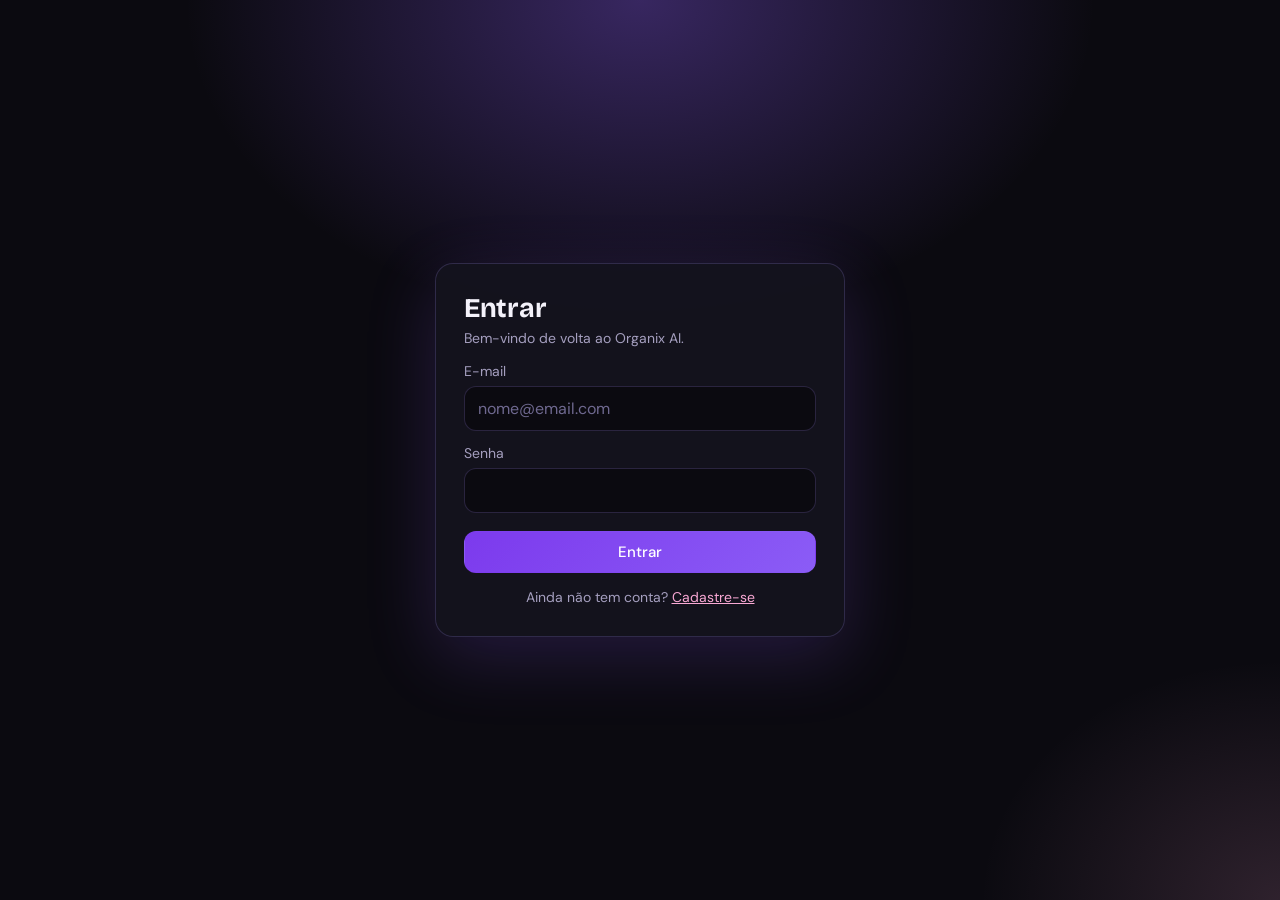
<file: assistente.html>
<!DOCTYPE html><html lang="pt-BR"><meta charset="utf-8"><meta name="viewport" content="width=device-width,initial-scale=1"><link rel="stylesheet" href="style.css"><title>Assistente IA | Organix AI</title>
<body data-app><div class="app"><aside id="menu"></aside><main><h1>Assistente IA</h1>
<p class="mut" style="margin:-10px 0 18px;max-width:62ch">Converse com o Organix AI para organizar estudos, prazos, hábitos e a sua rotina. Disponível em todos os planos, com um limite de mensagens por dia.</p>
<div class="ia-card">
<div class="ia-topo"><div class="ia-id"><span class="ia-avatar" aria-hidden="true">✦</span><div><b>Organix AI</b><span class="mut" id="iaModo"></span></div></div>
<div class="ia-uso"><span id="iaUsoTxt"></span><div class="ia-med"><div id="iaMed"></div></div></div></div>
<div class="ia-chat" id="chat" role="log" aria-live="polite"></div>
<div class="ia-sug" id="sug"></div>
<div class="ia-fim" id="fim" hidden></div>
<form class="ia-form" id="f"><input id="q" maxlength="500" placeholder="Escreva sua pergunta" autocomplete="off" aria-label="Sua pergunta"><button class="btn verde" id="env">Enviar</button></form>
<div class="ia-rodape"><span class="mini">O assistente pode errar. Não envie senhas nem dados sensíveis.</span><button type="button" class="btn peq" id="limpa">Limpar conversa</button></div>
</div></main></div><script src="app.js"></script><script>
(()=>{
const MAX=20;
let H=load('ia_chat',[]);if(!Array.isArray(H))H=[];
const chat=$('#chat'),env=$('#env'),q=$('#q');
const SUG=['Como organizo meus estudos esta semana?','Estou procrastinando, e agora?','Monte uma rotina simples para amanhã','Como não perder um prazo de entrega?'];
const DEMO=[
[/procrastin|adiar|sem foco|distra|foco/,'Comece pequeno: escolha UMA tarefa importante, silencie o celular e use um bloco de foco de 25 minutos. Quando terminar, descanse 5 minutos e repita. Começar é a parte mais difícil, então não espere ter vontade.'],
[/estud|prova|faculdade|provas/,'Divida a matéria em partes pequenas e distribua pelos dias da semana, com um bloco de estudo fixo por dia (por exemplo, às 9h). Revise no fim do dia o que estudou e deixe um dia livre para recuperar o que atrasou.'],
[/entrega|prazo|trabalho|artigo|relat/,'Cadastre o trabalho na Agenda de entregas com a data final e quebre em etapas com datas menores. Atualize o progresso a cada avanço: ver o que já foi feito ajuda a não deixar tudo para a última hora.'],
[/dinheiro|gast|financ|orçamento|economi/,'Registre todos os gastos por alguns dias na seção Finanças. Depois, separe o que é essencial do que é opcional e defina um valor máximo para o mês. Ver para onde o dinheiro vai já muda muita coisa.'],
[/aliment|água|agua|comer|refei/,'Tente manter horários regulares para as refeições e deixe uma garrafa de água sempre à vista. Defina uma meta diária de água na seção Alimentação e acompanhe ao longo do dia.'],
[/trein|academia|exerc|corpo/,'Comece com um treino leve e constante, em dias fixos da semana, em vez de um plano pesado que você abandona. Monte as pastas de treino na seção Academia e marque o que fez para manter a sequência.'],
[/rotina|organiz|amanh|plano|dia/,'Uma rotina simples para amanhã: 1) acorde no mesmo horário; 2) faça um bloco de estudo pela manhã; 3) um bloco de trabalho focado à tarde; 4) um treino leve; 5) um tempo para você à noite. Cadastre no Meu dia e marque o que concluir.']];
const PADRAO='Posso ajudar com rotina, estudos, prazos, hábitos, finanças básicas, alimentação e treino. Conte um pouco mais sobre o que você quer organizar e eu sugiro um primeiro passo.';
const demo=t=>{const x=t.toLowerCase();for(const [re,r] of DEMO)if(re.test(x))return r;return PADRAO};
const espera=ms=>new Promise(r=>setTimeout(r,ms));
function bolha(papel,txt){const d=document.createElement('div');d.className='ia-msg '+(papel==='user'?'eu':'ia');
  if(papel!=='user'){const s=document.createElement('small');s.textContent='Organix AI';d.append(s)}
  const p=document.createElement('div');p.className='ia-txt';p.textContent=txt;d.append(p);chat.append(d);chat.scrollTop=chat.scrollHeight;return p}
function painel(){
  const lim=iaLimite(),res=iaRestantes();
  $('#iaUsoTxt').textContent=`${res} de ${lim} mensagens hoje`;$('#iaMed').style.width=Math.round(res/lim*100)+'%';
  $('#iaModo').textContent=IA_ENDPOINT?'Assistente de rotina':'Modo demonstração: respostas prontas';
  const fim=$('#fim');
  if(res<1){fim.hidden=false;fim.innerHTML=P()?'<span>Você usou as mensagens de hoje. Elas voltam amanhã.</span>':`<span>Você usou as ${IA_LIMITE.gratuito} mensagens grátis de hoje. Com o Premium são ${IA_LIMITE.premium} por dia.</span><a class="btn rosa peq" href="pagamento.html">Assinar Premium</a>`;q.disabled=true;env.disabled=true}
  else{fim.hidden=true;q.disabled=false;env.disabled=false}
}
async function chamar(){
  const msgs=H.slice(-6);while(msgs.length&&msgs[0].role!=='user')msgs.shift();
  const ctl=new AbortController(),tm=setTimeout(()=>ctl.abort(),25000);
  try{const r=await fetch(IA_ENDPOINT,{method:'POST',headers:{'Content-Type':'application/json'},body:JSON.stringify({mensagens:msgs}),signal:ctl.signal});
    const j=await r.json();if(!r.ok||!j.resposta)throw new Error('falha');return j.resposta}
  finally{clearTimeout(tm)}
}
async function enviar(t){
  t=t.trim();if(!t||iaRestantes()<1||env.disabled)return;
  $('#sug').hidden=true;bolha('user',t);H.push({role:'user',content:t});
  const p=bolha('assistant','Pensando…');p.parentNode.classList.add('pensando');env.disabled=true;
  let r=null;
  try{r=IA_ENDPOINT?await chamar():(await espera(700),demo(t))}catch(e){r=null}
  p.parentNode.classList.remove('pensando');
  if(r){H.push({role:'assistant',content:r});iaConta()}else{r='Não consegui responder agora. Tente de novo em instantes.';H.pop()}
  p.textContent=r;H=H.slice(-MAX);save('ia_chat',H);painel();chat.scrollTop=chat.scrollHeight;
}
function inicio(){
  chat.innerHTML='';bolha('assistant','Oi! Eu sou o Organix AI. Posso ajudar a organizar seus estudos, prazos, hábitos e a sua rotina. Sobre o que você quer falar?');
  H.forEach(m=>bolha(m.role,m.content));
  $('#sug').innerHTML=SUG.map(t=>`<button type="button">${esc(t)}</button>`).join('');$('#sug').hidden=H.length>0;
}
$('#sug').onclick=e=>{const b=e.target.closest('button');if(b)enviar(b.textContent)};
$('#f').onsubmit=e=>{e.preventDefault();const v=q.value;q.value='';enviar(v)};
$('#limpa').onclick=async()=>{if(await ask('Limpar a conversa? O seu limite de mensagens de hoje não é reiniciado.','Limpar','Cancelar')){H=[];save('ia_chat',H);inicio()}};
inicio();painel();
const pre=sessionStorage.getItem('ia_pergunta');if(pre){sessionStorage.removeItem('ia_pergunta');enviar(pre)}
})();
</script>
</file>
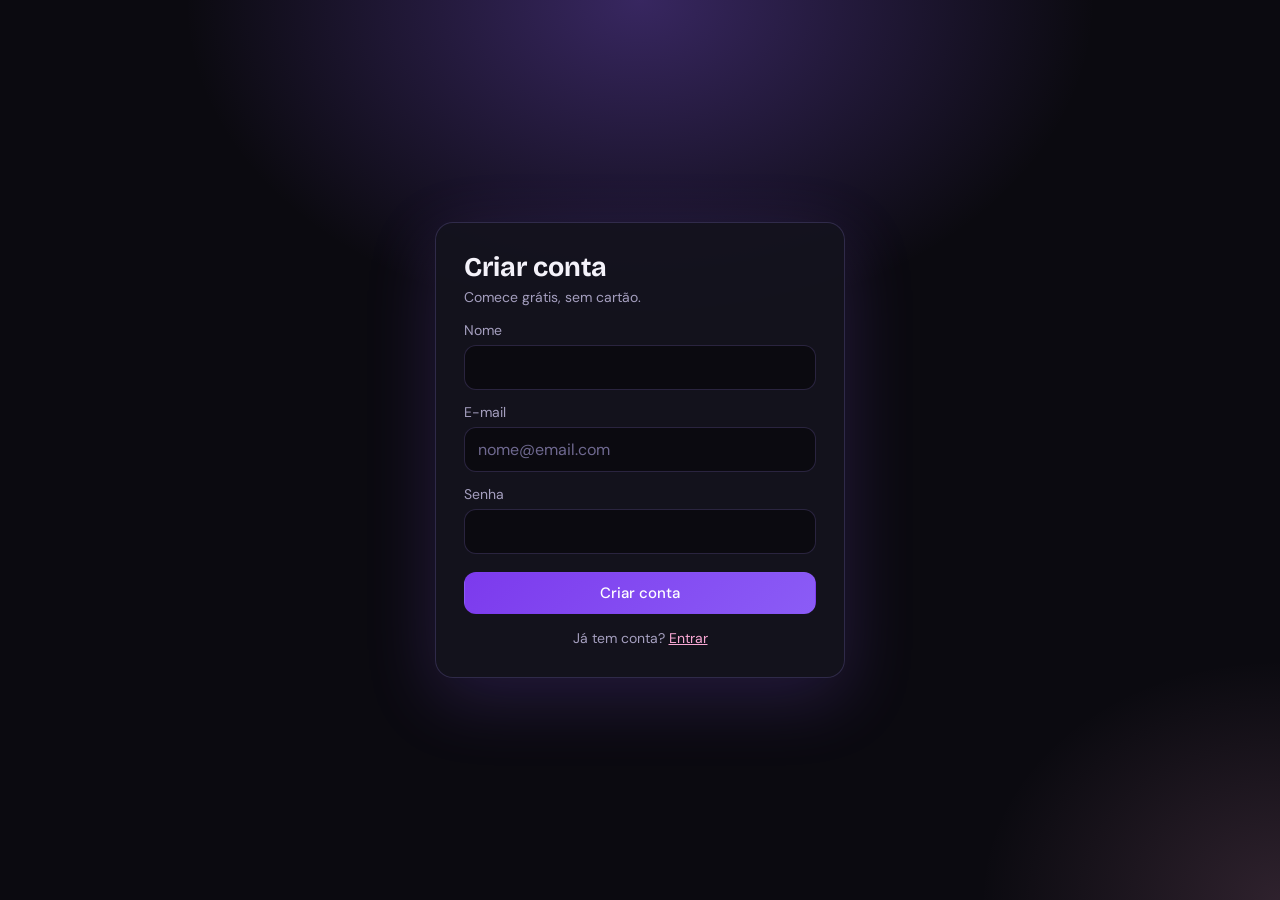
<file: cadastro.html>
<!DOCTYPE html><html lang="pt-BR"><meta charset="utf-8"><meta name="viewport" content="width=device-width,initial-scale=1"><link rel="stylesheet" href="style.css"><title>Criar conta | Organix AI</title>
<body class="auth"><form class="card" id="f"><h1>Criar conta</h1><p class="mut">Comece grátis, sem cartão.</p>
<label for="n">Nome</label><input id="n" required>
<label for="e">E-mail</label><input id="e" type="email" placeholder="nome@email.com" required>
<label for="s">Senha</label><input id="s" type="password" minlength="6" required>
<button class="btn verde">Criar conta</button><p class="mut" style="margin-top:14px;text-align:center">Já tem conta? <a href="entrar.html"><u>Entrar</u></a></p></form>
<script>f.onsubmit=e=>{e.preventDefault();const L=localStorage;L.logado='1';L.nome=n.value;L.plano=L.plano||'gratuito';location.href=new URLSearchParams(location.search).get('plano')==='premium'?'pagamento.html':'app.html'}</script>
</file>
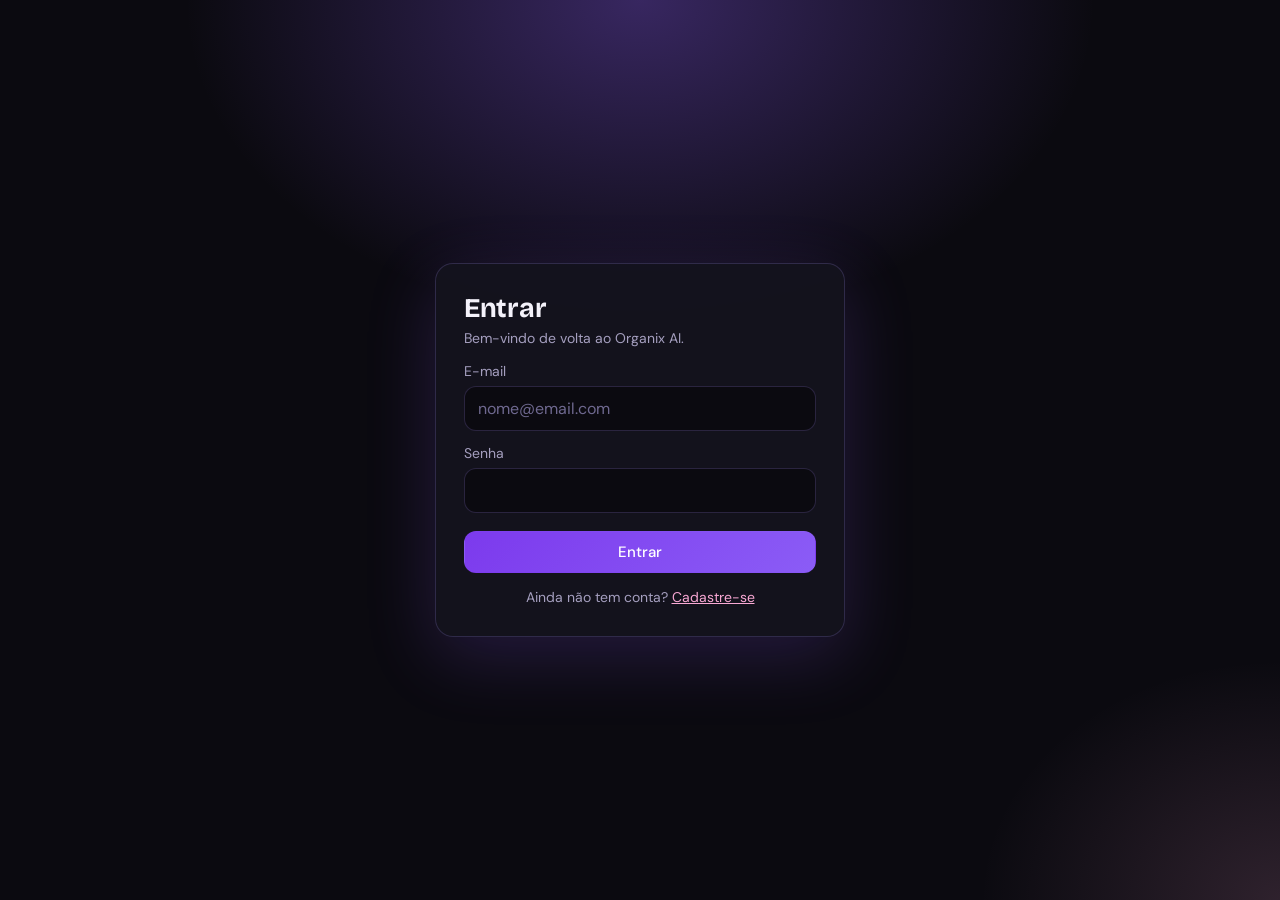
<file: entrar.html>
<!DOCTYPE html><html lang="pt-BR"><meta charset="utf-8"><meta name="viewport" content="width=device-width,initial-scale=1"><link rel="stylesheet" href="style.css"><title>Entrar | Organix AI</title>
<body class="auth"><form class="card" id="f"><h1>Entrar</h1><p class="mut">Bem-vindo de volta ao Organix AI.</p>
<label for="e">E-mail</label><input id="e" type="email" placeholder="nome@email.com" required>
<label for="s">Senha</label><input id="s" type="password" required>
<button class="btn verde">Entrar</button><p class="mut" style="margin-top:14px;text-align:center">Ainda não tem conta? <a href="cadastro.html"><u>Cadastre-se</u></a></p></form>
<script>f.onsubmit=e=>{e.preventDefault();localStorage.logado='1';localStorage.nome=localStorage.nome||document.getElementById('e').value.split('@')[0];localStorage.plano=localStorage.plano||'gratuito';location.href='app.html'}</script>
</file>
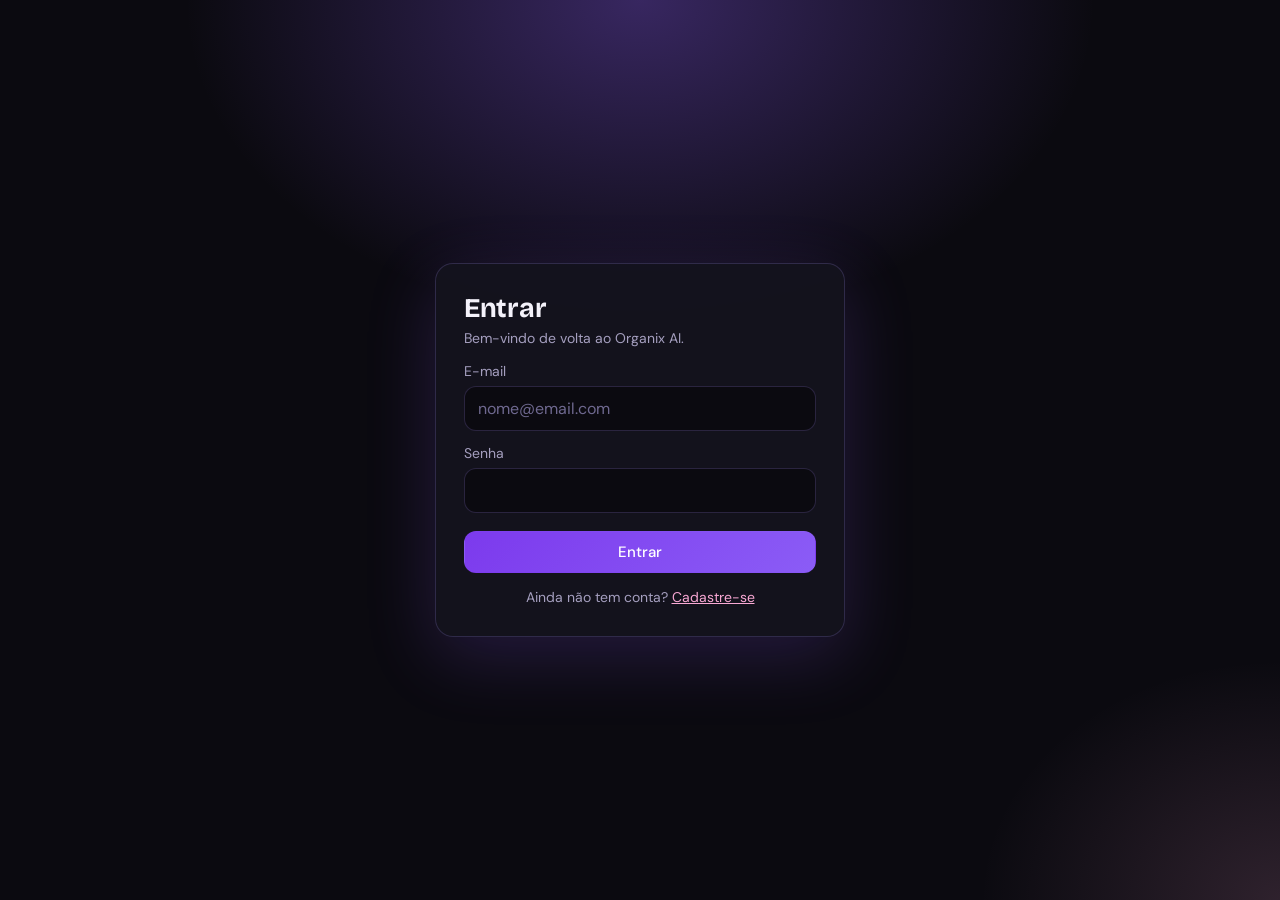
<file: financas.html>
<!DOCTYPE html><html lang="pt-BR"><meta charset="utf-8"><meta name="viewport" content="width=device-width,initial-scale=1"><link rel="stylesheet" href="style.css"><title>Finanças | Organix AI</title>
<body data-app data-premium><div class="app"><aside id="menu"></aside><main>
<div class="topo"><h1>Rotina financeira</h1><button class="btn rosa" id="fechar">Fechar o mês</button><button class="btn" id="gal">Galeria financeira</button></div>
<div class="conteudo">
<div class="grid g3"><div class="card c2"><span class="mut">Saldo do mês</span><div class="num" id="sd"></div></div><div class="card c1"><span class="mut">Receitas</span><div class="num" id="rc"></div></div><div class="card c3"><span class="mut">Gastos</span><div class="num" id="gs"></div></div></div>
<form class="card form" id="f" style="grid-template-columns:1.2fr 1.6fr 1fr 1fr auto"><div><label for="nm">Nome <span id="cn">0/30</span></label><input id="nm" maxlength="30" required></div><div><label for="ds">Descrição</label><input id="ds" maxlength="80"></div><div><label for="vl">Valor</label><input id="vl" type="number" step="0.01" min="0.01" required></div><div><label for="tp">Tipo</label><select id="tp"><option value="r">Receita</option><option value="g">Gasto</option></select></div><button class="btn verde">Adicionar</button></form>
<div class="linha"><h2 style="margin:0">Registros do mês</h2><button class="btn peq perigo" id="limpa">Apagar todos</button></div>
<ul class="lista" id="l"></ul>
<section class="card" id="galeria" hidden style="margin-top:20px"><h2>Galeria financeira</h2><div class="grid g2" id="gl" style="margin:0"></div></section>
</div></main></div><script src="app.js"></script><script>
(()=>{
let F=load('fin',{reg:[],gal:[]});F.reg=F.reg||[];F.gal=F.gal||[];
const sv=()=>save('fin',F);
const soma=(a,t)=>a.filter(x=>x.tipo===t).reduce((s,x)=>s+x.valor,0);
const cor=t=>t==='r'?'#A78BFA':'#F9A8D4';
const mesAno=k=>cap(dt(k).toLocaleDateString('pt-BR',{month:'long',year:'numeric'}));
function ver(){
  const r=soma(F.reg,'r'),g=soma(F.reg,'g');
  $('#rc').textContent=br(r);$('#gs').textContent=br(g);$('#sd').textContent=br(r-g);
  $('#l').innerHTML=F.reg.length?F.reg.map(x=>`<li data-id="${x.id}"><span class="t"><b>${esc(x.nome)}</b>${x.desc?` <small>${esc(x.desc)}</small>`:''}</span><span class="h">${fmt(x.data).slice(0,5)}</span><b style="color:${cor(x.tipo)};white-space:nowrap">${x.tipo==='r'?'+':'-'}${br(x.valor)}</b><button class="x" aria-label="Remover ${esc(x.nome)}">×</button></li>`).join(''):'<li class="vazio-msg">Nenhum registro ainda. Adicione sua primeira receita ou gasto acima.</li>';
}
function dash(g){
  const R=soma(g.reg,'r'),G=soma(g.reg,'g'),max=Math.max(R,G,1);
  const maior=t=>g.reg.filter(x=>x.tipo===t).sort((a,b)=>b.valor-a.valor)[0];
  const mr=maior('r'),mg=maior('g');
  return `<h2>Dashboard de ${esc(mesAno(g.fim))}</h2><p class="mut" style="margin-bottom:14px">Período: ${fmt(g.inicio)} a ${fmt(g.fim)} · ${g.reg.length} lançamento${g.reg.length>1?'s':''}</p>
  <div class="grid g3"><div class="card c2"><span class="mut">Saldo</span><div class="num">${br(R-G)}</div></div><div class="card c1"><span class="mut">Receitas</span><div class="num">${br(R)}</div></div><div class="card c3"><span class="mut">Gastos</span><div class="num">${br(G)}</div></div></div>
  <div class="card" style="margin-bottom:16px"><h3>Receitas x gastos</h3><div class="dash-bar"><span>Receitas</span><div class="barra"><div style="width:${R/max*100}%"></div></div><b>${br(R)}</b></div><div class="dash-bar"><span>Gastos</span><div class="barra"><div style="width:${G/max*100}%"></div></div><b>${br(G)}</b></div>
  <p class="mut" style="margin-top:10px">${mr?`Maior receita: ${esc(mr.nome)} (${br(mr.valor)}). `:''}${mg?`Maior gasto: ${esc(mg.nome)} (${br(mg.valor)}).`:''}</p></div>
  <h3 style="margin-bottom:8px">Lançamentos</h3>${ulRo(g.reg.map(x=>`<li><span class="t">${esc(x.nome)}${x.desc?` <small>${esc(x.desc)}</small>`:''}</span><span class="h">${fmt(x.data).slice(0,5)}</span><b style="color:${cor(x.tipo)};white-space:nowrap">${x.tipo==='r'?'+':'-'}${br(x.valor)}</b></li>`),'nb')}`;
}
function galeria(){
  $('#gl').innerHTML=F.gal.length?F.gal.map(g=>{const R=soma(g.reg,'r'),G=soma(g.reg,'g');return `<div class="card c4" data-id="${g.id}"><div class="linha"><b>${esc(mesAno(g.fim))}</b><button class="x" data-a="del" aria-label="Excluir dashboard de ${esc(mesAno(g.fim))}">×</button></div><p class="mut">${fmt(g.inicio)} a ${fmt(g.fim)}</p><div class="num" style="margin:6px 0">${br(R-G)}</div><p class="mut" style="margin-bottom:12px">Receitas ${br(R)} · Gastos ${br(G)}</p><button class="btn peq" data-a="ver">Ver dashboard</button></div>`}).join(''):'<p class="vazio-msg" style="grid-column:1/-1">Nenhum mês fechado ainda. Use “Fechar o mês” para guardar o dashboard aqui.</p>';
}
$('#nm').oninput=e=>$('#cn').textContent=e.target.value.length+'/30';
$('#f').onsubmit=e=>{e.preventDefault();const nome=$('#nm').value.trim(),v=parseFloat($('#vl').value);if(!nome||!(v>0))return;
  F.reg.unshift({id:uid(),nome:nome.slice(0,30),desc:$('#ds').value.trim(),valor:Math.round(v*100)/100,tipo:$('#tp').value,data:hoje()});sv();e.target.reset();$('#cn').textContent='0/30';ver();toast('Registro adicionado')};
$('#l').addEventListener('click',e=>{const b=e.target.closest('.x');if(!b)return;F.reg=F.reg.filter(x=>x.id!==b.closest('li').dataset.id);sv();ver();toast('Registro removido')});
$('#limpa').onclick=async()=>{if(!F.reg.length){toast('Não há registros para apagar');return}if(await ask('Apagar todos os registros deste mês? Essa ação não pode ser desfeita.')){F.reg=[];sv();ver();toast('Registros apagados')}};
$('#fechar').onclick=async()=>{
  if(!F.reg.length){toast('Não há registros para fechar neste mês');return}
  if(!await ask('Você tem certeza que deseja encerrar as finanças desse mês?'))return;
  const reg=F.reg.slice().sort((a,b)=>a.data.localeCompare(b.data));
  const g={id:uid(),inicio:reg[0].data,fim:hoje(),reg};
  F.gal.unshift(g);F.reg=[];sv();ver();galeria();toast('Mês encerrado e salvo na galeria financeira');
  modal(dash(g),true);
};
$('#gal').onclick=()=>{const s=$('#galeria');s.hidden=!s.hidden;if(!s.hidden){galeria();s.scrollIntoView({behavior:'smooth',block:'start'})}};
$('#gl').addEventListener('click',async e=>{
  const b=e.target.closest('[data-a]');if(!b)return;const g=F.gal.find(x=>x.id===b.closest('.card').dataset.id);if(!g)return;
  if(b.dataset.a==='ver')modal(dash(g),true);
  else if(await ask(`Excluir o dashboard de ${mesAno(g.fim)} da galeria?`)){F.gal=F.gal.filter(x=>x.id!==g.id);sv();galeria();toast('Dashboard excluído')}
});
ver();
})();
</script>
</file>
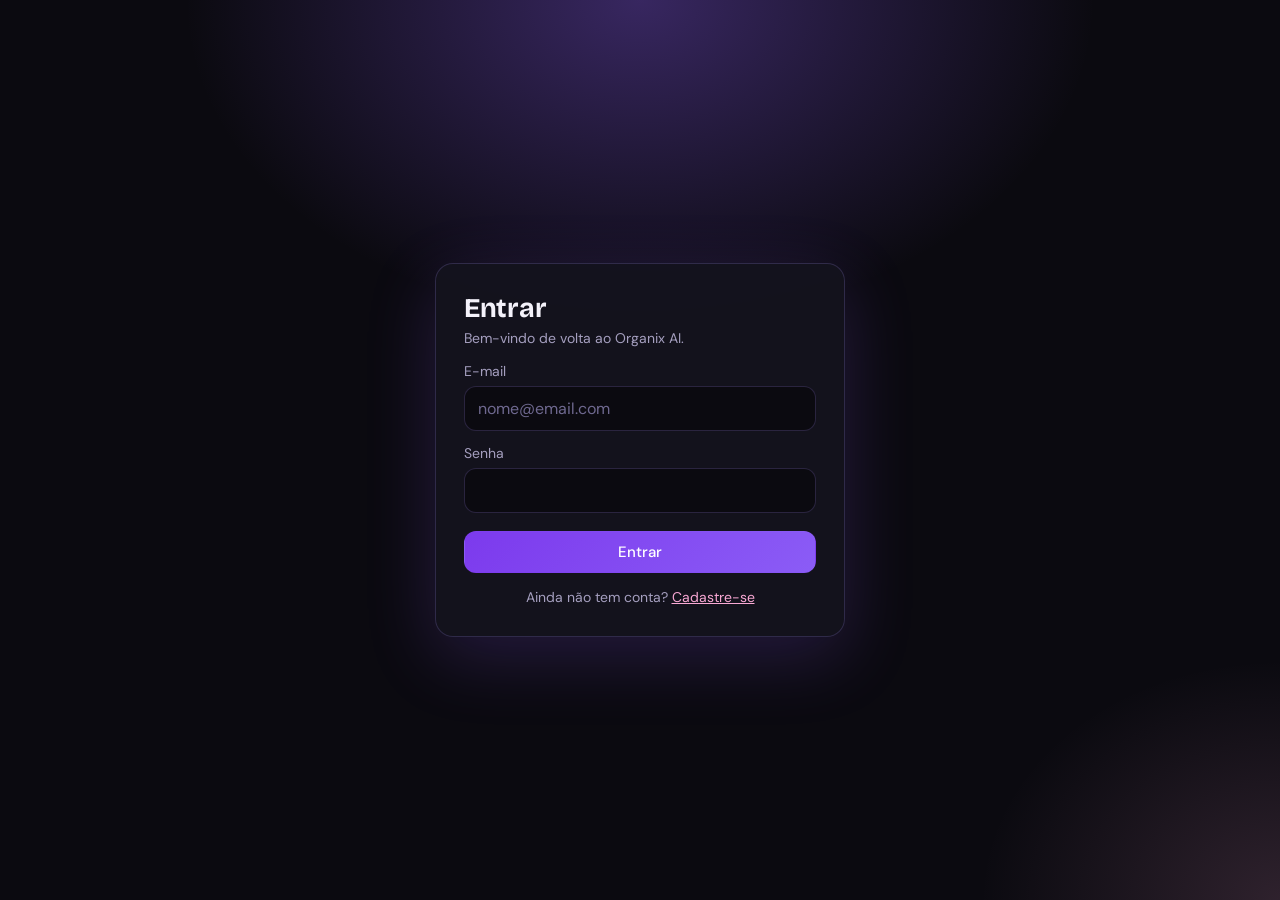
<file: pagamento.html>
<!DOCTYPE html><html lang="pt-BR"><meta charset="utf-8"><meta name="viewport" content="width=device-width,initial-scale=1"><link rel="stylesheet" href="style.css"><title>Pagamento | Organix AI</title>
<body data-app><div class="pg">
<form class="card" id="f"><h1>Pagamento</h1><p class="mut">Ambiente de demonstração: nenhum valor é cobrado de verdade.</p>
<label for="nome">Nome no cartão</label><input id="nome" placeholder="Nome e Sobrenome" required>
<label for="num">Número do cartão</label><input id="num" inputmode="numeric" placeholder="0000 0000 0000 0000" required minlength="19">
<div style="display:grid;grid-template-columns:1fr 1fr;gap:12px"><div><label for="val">Validade</label><input id="val" placeholder="MM/AA" required></div><div><label for="cvv">CVV</label><input id="cvv" inputmode="numeric" maxlength="4" required></div></div>
<button class="btn rosa" id="pagar" style="width:100%;margin-top:18px">Pagar R$ 19,00</button></form>
<div><div class="cc" aria-hidden="true"><div class="chip"></div><div class="n" id="vnum">•••• •••• •••• ••••</div><div class="b"><span id="vnome">NOME E SOBRENOME</span><span id="vval">MM/AA</span></div></div>
<div class="card" style="margin-top:16px"><h2>Resumo do pedido</h2><div class="linha"><span>Organix AI Premium</span><b>R$ 19,00/mês</b></div><ul class="mut" style="padding-left:18px"><li>Assistente IA com mais mensagens por dia (30)</li><li>Registro do dia com calendário e resumo diário</li><li>Finanças com fechamento do mês e galeria</li><li>Rotinas de trabalho, alimentar e de academia</li></ul><p class="mut" style="margin-top:10px"><a href="app.html"><u>Voltar sem assinar</u></a></p></div></div></div>
<div class="sucesso" id="ok" hidden><div class="check"></div><h1>Pagamento aprovado</h1><p class="mut">Seu plano Premium já está ativo.</p></div>
<script src="app.js"></script><script>
num.oninput=()=>{num.value=num.value.replace(/\D/g,'').slice(0,16).replace(/(.{4})/g,'$1 ').trim();vnum.textContent=num.value||'•••• •••• •••• ••••'};
nome.oninput=()=>vnome.textContent=nome.value.toUpperCase()||'NOME E SOBRENOME';
val.oninput=()=>{let v=val.value.replace(/\D/g,'').slice(0,4);if(v.length>2)v=v.slice(0,2)+'/'+v.slice(2);val.value=v;vval.textContent=v||'MM/AA'};
f.onsubmit=e=>{e.preventDefault();pagar.disabled=true;pagar.innerHTML='<span class="spin"></span>Processando…';
setTimeout(()=>{localStorage.plano='premium';ok.hidden=false;setTimeout(()=>location.href='app.html',1800)},1800)};
</script>
</file>
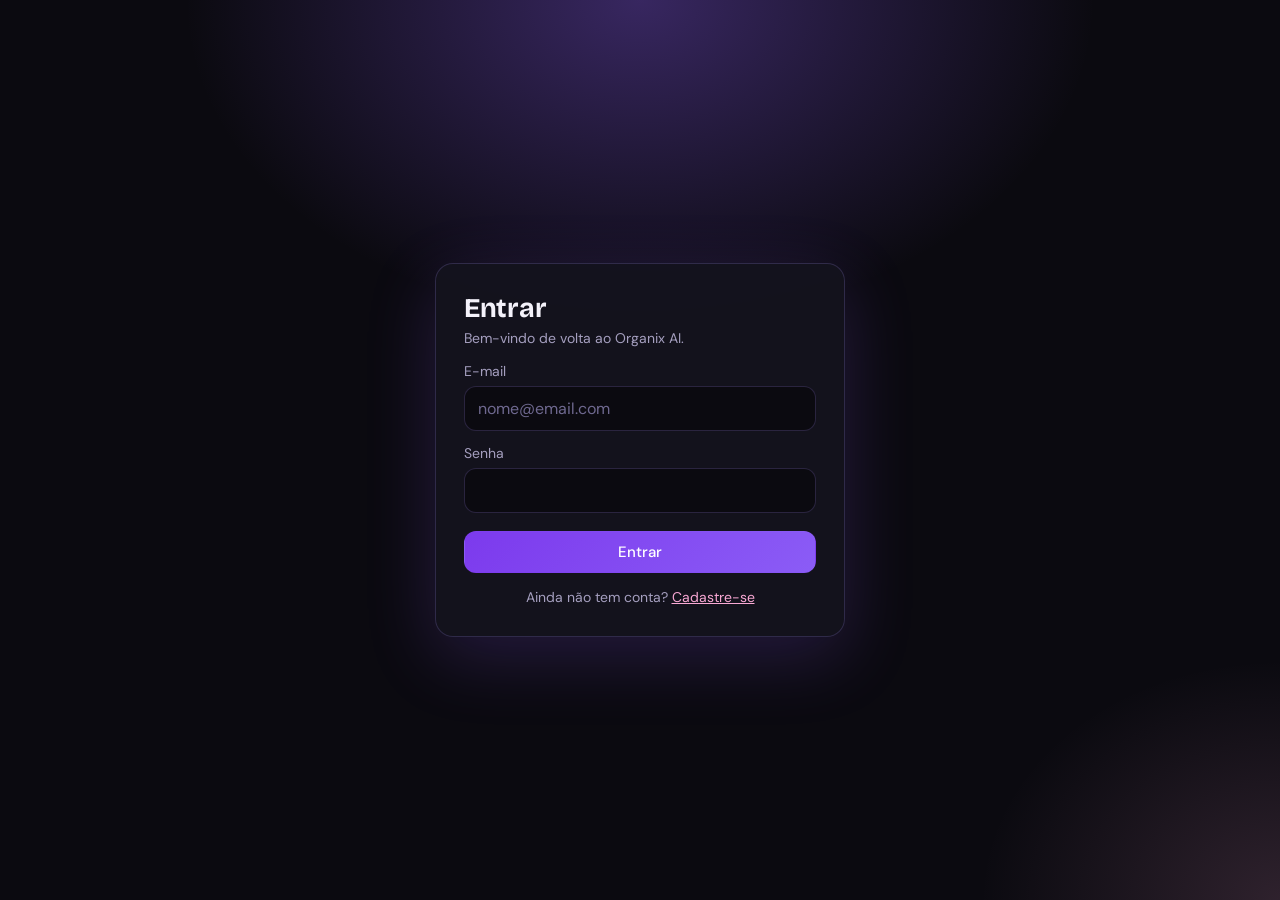
<file: perguntas.html>
<!DOCTYPE html><html lang="pt-BR"><meta charset="utf-8"><meta name="viewport" content="width=device-width,initial-scale=1"><link rel="stylesheet" href="style.css"><title>Perguntas | Organix AI</title>
<body data-app><div class="app"><aside id="menu"></aside><main><h1>Perguntas</h1>
<p class="mut" style="margin:-10px 0 18px;max-width:60ch">Tire suas dúvidas sobre como usar cada parte do Organix AI. Clique em uma pergunta para ver a resposta.</p>
<div style="max-width:420px;margin-bottom:8px"><label for="busca" style="margin-top:0">Buscar uma dúvida</label><input id="busca" type="search" placeholder="Ex.: calendário, treino, água" autocomplete="off"></div>
<div class="faq" id="faq"></div></main></div><script src="app.js"></script><script>
(()=>{
const Q=[
['Primeiros passos',[
['Como começo a usar o Organix AI?','Crie sua conta em “Começar grátis” informando nome, e-mail e senha. Depois do cadastro você cai na tela Início, onde já está o seu “Meu dia”. O menu à esquerda leva às demais seções.'],
['Quais seções são gratuitas e quais são Premium?','No plano gratuito ficam liberadas Início, Assistente IA (com limite diário de mensagens), Agenda de entregas e Perguntas. Registro do dia, Finanças, Trabalho, Alimentação e Academia fazem parte do Premium e aparecem com a etiqueta “Premium” no menu.'],
['Como assino o Premium?','Clique em “Assinar Premium” no menu lateral ou no aviso da tela Início e preencha a tela de pagamento. O ambiente é de demonstração: nenhum valor é cobrado de verdade.'],
['Meus registros ficam salvos quando eu saio do site?','Sim. Tudo o que você registra fica guardado no navegador e aparece de novo quando você volta. Atenção: se você limpar os dados do navegador ou usar uma aba anônima, os registros deste aparelho são apagados.'],
['Posso ver meus registros em outro celular ou computador?','Ainda não. Os registros ficam guardados no aparelho e no navegador em que você os fez, e não são sincronizados entre aparelhos.']]],
['Assistente IA',[
['O que é o Assistente IA?','É um chat dentro do Organix AI que responde dúvidas sobre rotina, estudo, prazos, hábitos e organização. Ele fica no menu à esquerda, logo abaixo de Início, e também aparece em destaque na tela Início.'],
['O Assistente IA é gratuito?','Sim. No plano gratuito você tem 5 mensagens por dia. No Premium o limite sobe para 30 mensagens por dia.'],
['Quando o meu limite de mensagens volta?','À meia-noite, no horário do seu aparelho. O contador no topo do chat mostra quantas mensagens ainda restam hoje.'],
['O que significa “Modo demonstração”?','Quando esse aviso aparece, o assistente ainda não está conectado a uma IA real e responde com dicas prontas sobre rotina. Com a conexão ativa, as respostas passam a ser geradas pela IA.'],
['Posso confiar em tudo o que o assistente diz?','Ele é um apoio para organizar a rotina e pode errar. Para decisões importantes sobre saúde, dinheiro ou estudos, confirme com um profissional. Não envie senhas nem dados sensíveis no chat.'],
['A conversa fica salva?','As últimas mensagens ficam guardadas no navegador deste aparelho. Use “Limpar conversa” para apagá-las. Limpar a conversa não reinicia o limite diário.']]],
['Início',[
['Como adiciono ou removo atividades do “Meu dia”?','Abaixo da lista, digite o nome da atividade, escolha o horário e clique em “Adicionar”. Para tirar uma atividade, clique no × no fim da linha. As atividades “Treino leve”, “Bloco de estudo”, “Trabalho focado” e “Tempo para mim” já vêm prontas, mas você pode removê-las.'],
['Como o “Progresso da semana” é calculado?','Ele só conta os dias em que você realmente marcou atividades no Meu dia. Dias sem registro aparecem com um traço e não entram na média. Quanto mais você usa, mais completo o gráfico fica.'],
['O que é a “Sequência”?','É o número de dias seguidos em que você concluiu pelo menos uma atividade do Meu dia. Se você deixar um dia passar sem marcar nada, a contagem recomeça.']]],
['Agenda de entregas',[
['Como registro e acompanho uma entrega?','Escreva o nome do trabalho, escolha a data de entrega e clique em “Adicionar”. Em cada cartão, arraste a barra para informar quanto você já avançou. O progresso é salvo na hora.'],
['Como organizo a ordem das entregas?','Use a caixa “Ordenar por”. As opções são menor tempo de entrega, maior tempo de entrega, maior progresso, menor progresso e ordem alfabética. A sua escolha fica salva.'],
['Como removo uma entrega?','Clique no × no canto do cartão e confirme em “Sim”.']]],
['Registro do dia',[
['Como funciona o calendário?','Ele mostra um mês por vez. Use as setas ou a caixa de seleção no topo para ver meses anteriores ou seguintes. Clique em um dia para abrir o bloco abaixo do calendário, onde você dá um nome ao dia, escolhe uma cor e monta a lista de atividades.'],
['Posso escolher uma cor para o dia?','Sim: vermelho, azul, amarelo, rosa, verde, roxo, laranja, cinza ou branco. Sem escolha, o dia fica preto, que é a cor padrão. Para voltar ao preto, clique na bolinha escura “Padrão”.'],
['Como funcionam as atividades de cada dia?','Cada atividade tem nome (até 50 caracteres) e descrição (até 250). Você só consegue marcar como concluídas as atividades de hoje ou de dias anteriores, já que dias futuros ainda não aconteceram.'],
['O que é o botão “resumo do dia”?','Em cada dia do calendário há um botão pequeno “resumo do dia”. Ele abre um painel com tudo o que você registrou naquela data: Meu dia, atividades, finanças, trabalho, alimentação e treino.']]],
['Finanças',[
['Como registro uma receita ou um gasto?','Preencha nome (até 30 caracteres), descrição, valor e tipo, e clique em “Adicionar”. O saldo, as receitas e os gastos do mês são atualizados na hora. Para apagar um lançamento use o ×, ou “Apagar todos” para limpar a lista.'],
['O que acontece quando eu fecho o mês?','O botão “Fechar o mês” pergunta se você tem certeza. Se você responder “Sim”, o Organix AI monta um dashboard com os registros desde o início do período até hoje, guarda esse dashboard na galeria financeira e deixa a lista limpa para o próximo mês. Se responder “Não”, nada muda.'],
['Onde vejo os meses que já fechei?','No botão “Galeria financeira”, ao lado de “Fechar o mês”. Lá ficam os dashboards de todos os meses fechados e você pode abrir ou excluir cada um.']]],
['Trabalho',[
['Como mudo o tempo do bloco de foco?','No cartão “Bloco de foco”, digite os minutos desejados (de 1 a 240) e clique em “Definir”, ou use os atalhos de tempo. O valor fica salvo para as próximas vezes.'],
['Como apago todas as tarefas de uma vez?','Use o botão “Limpar” em “Tarefas de hoje”. O Organix AI pede confirmação, remove as tarefas atuais e deixa a lista livre para novas tarefas. O que você já concluiu continua aparecendo no resumo do dia.']]],
['Alimentação',[
['Como registro minha rotina alimentar do dia?','Adicione cada refeição com nome e horário, marque as que já fez e clique em “Salvar rotina do dia”. Para rever dias anteriores, abra o “Registro alimentar diário”, escolha o dia na semana e veja os registros daquele dia.'],
['Como registro quanta água bebi?','Digite a quantidade em litros no campo de água (por exemplo, 1,5). Você também define a sua meta diária no campo “Minha meta diária”, em vez de usar um valor fixo. A barra mostra o quanto você já atingiu dessa meta, e você pode digitar mais que ela se beber mais.']]],
['Academia',[
['Como monto meu treino?','Crie uma pasta para cada treino, dê um nome a ela e escolha o dia da semana. Se mudar de ideia, troque o dia direto na própria pasta, na caixa ao lado do nome. Dentro da pasta, adicione exercícios com nome, séries, repetições, peso e músculo, e adicione cardio com tipo e minutos. O conjunto das pastas é o seu treino.'],
['Por que o treino muda de um dia para o outro?','Depois da meia-noite, o “Treino de hoje” mostra a pasta do novo dia da semana. Assim, você sempre vê o treino que deve fazer hoje, e não o do dia anterior.'],
['Onde vejo os treinos que já fiz?','Na “Galeria de treinos”. Cada dia em que você marcou algum exercício ou cardio como feito fica registrado ali, com o que foi realizado.']]],
['Problemas comuns',[
['Meus registros sumiram. O que pode ter acontecido?','Os registros ficam guardados no navegador. Eles podem não aparecer se você estiver em outro navegador, outro aparelho ou aba anônima, ou se os dados do site foram limpos nas configurações do navegador.'],
['Uma seção está embaçada com um cadeado. Por quê?','Essa seção faz parte do plano Premium. Clique em “Ver planos” para assinar e liberar tudo.']]]
];
const faq=$('#faq');
function render(){
  const b=$('#busca').value.trim().toLowerCase();let n=0,h='';
  Q.forEach(([cat,qs])=>{
    const f=qs.filter(([p,r])=>!b||(p+' '+r+' '+cat).toLowerCase().includes(b));
    if(!f.length)return;n+=f.length;
    h+=`<h2>${esc(cat)}</h2>`+f.map(([p,r])=>`<details${b?' open':''}><summary>${esc(p)}</summary><div class="resp">${esc(r)}</div></details>`).join('');
  });
  faq.innerHTML=n?h:'<p class="vazio-msg">Nenhuma pergunta encontrada. Tente outra palavra.</p>';
}
$('#busca').addEventListener('input',render);render();
})();
</script>
</file>
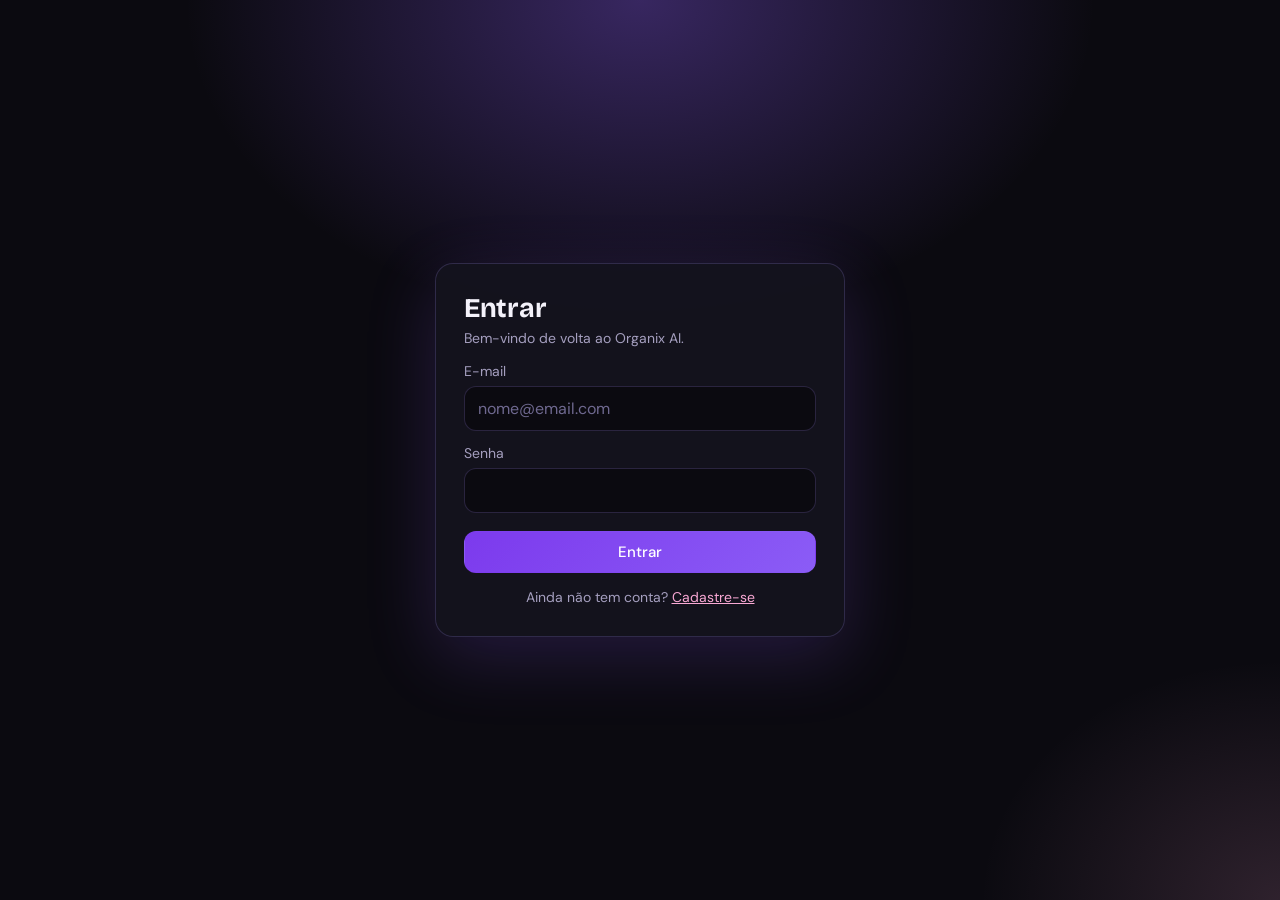
<file: rotina.html>
<!DOCTYPE html><html lang="pt-BR"><meta charset="utf-8"><meta name="viewport" content="width=device-width,initial-scale=1"><link rel="stylesheet" href="style.css"><title>Registro do dia | Organix AI</title>
<body data-app data-premium><div class="app"><aside id="menu"></aside><main><h1>Registro do dia</h1><div class="conteudo">
<div class="card"><div class="cal-top"><button class="btn peq" id="ant" aria-label="Mês anterior">‹</button><select id="mes" aria-label="Escolher o mês"></select><button class="btn peq" id="prox" aria-label="Próximo mês">›</button></div><div class="cal" id="cal"></div></div>
<p class="mut" id="dica" style="margin-top:14px">Selecione um dia no calendário para dar um nome a ele, escolher uma cor e registrar atividades.</p>
<div class="card" id="painel" style="margin-top:16px" hidden></div>
</div></main></div><script src="app.js"></script><script>
(()=>{
const CORES={vermelho:['#DC2626','#fff'],azul:['#2563EB','#fff'],amarelo:['#FACC15','#1a1500'],rosa:['#F9A8D4','#2a0b1f'],verde:['#16A34A','#fff'],roxo:['#7C3AED','#fff'],laranja:['#F97316','#1a0a00'],cinza:['#6B7280','#fff'],branco:['#FFFFFF','#111']};
let DIAS=load('dias',{}),TAR=load('tarefas',[]);
const n0=new Date();let ver=[n0.getFullYear(),n0.getMonth()],sel=null;
const svD=()=>save('dias',DIAS),svT=()=>save('tarefas',TAR);
const mesTxt=d=>cap(d.toLocaleDateString('pt-BR',{month:'long',year:'numeric'}));

function renderMes(){
  let o='';for(let i=-12;i<=12;i++){const d=new Date(ver[0],ver[1]+i,1);o+=`<option value="${d.getFullYear()}-${d.getMonth()}"${i===0?' selected':''}>${mesTxt(d)}</option>`}
  $('#mes').innerHTML=o;
}
function renderCal(){
  const [A,M]=ver,total=new Date(A,M+1,0).getDate(),ini=new Date(A,M,1).getDay(),hj=hoje();
  let h=['dom','seg','ter','qua','qui','sex','sáb'].map(x=>`<div class="sem">${x}</div>`).join('')+'<div></div>'.repeat(ini);
  for(let d=1;d<=total;d++){
    const k=A+'-'+pad(M+1)+'-'+pad(d),info=DIAS[k]||{},c=CORES[info.cor]||['#000','#fff'],ts=TAR.filter(x=>x.d===k),ok=ts.filter(x=>x.ok).length;
    h+=`<div class="cel${k===hj?' hoje':''}${k===sel?' sel':''}" data-k="${k}" role="button" tabindex="0" aria-label="Dia ${d}${info.nome?': '+esc(info.nome):''}" style="background:${c[0]};color:${c[1]}"><span class="n">${d}</span>${info.nome?`<span class="nm">${esc(info.nome)}</span>`:''}${ts.length?`<span class="q">${ok}/${ts.length} atividades</span>`:''}<button type="button" class="rs" data-r="${k}" aria-label="Resumo do dia ${d}">resumo<span> do dia</span></button></div>`;
  }
  $('#cal').innerHTML=h;
}
function renderPainel(){
  const p=$('#painel');
  if(!sel){p.hidden=true;$('#dica').hidden=false;return}
  p.hidden=false;$('#dica').hidden=true;
  const info=DIAS[sel]||{};
  p.innerHTML=`<h2>${esc(diaLongo(sel))}</h2>
  <label for="pn">Nome do dia</label><input id="pn" maxlength="40" placeholder="Ex.: Dia de prova" value="${esc(info.nome||'')}">
  <label>Cor do dia no calendário</label>
  <div class="cores" id="cores"><button type="button" class="cor" data-c="" style="background:#000" title="Padrão (preto)" aria-label="Padrão (preto)"></button>${Object.entries(CORES).map(([n,c])=>`<button type="button" class="cor" data-c="${n}" style="background:${c[0]}" title="${cap(n)}" aria-label="${cap(n)}"></button>`).join('')}</div>
  <h3 style="margin:20px 0 8px">Atividades do dia</h3>
  <ul class="lista" id="tl"></ul>
  ${sel>hoje()?'<p class="mini" style="margin-bottom:12px">Este dia ainda não chegou: as atividades dele só poderão ser marcadas como concluídas a partir do próprio dia.</p>':''}
  <form class="form" id="tf" style="grid-template-columns:2fr 1fr;margin:0"><div><label for="tt">Nome da atividade <span class="mini" id="c1">0/50</span></label><input id="tt" maxlength="50" required></div><div><label for="td">Data</label><input id="td" type="date" value="${sel}" required></div><div style="grid-column:1/-1"><label for="tdesc">Descrição <span class="mini" id="c2">0/250</span></label><textarea id="tdesc" maxlength="250" rows="3" placeholder="Detalhes da atividade (opcional)"></textarea></div><button class="btn verde" style="justify-self:start">Adicionar</button></form>`;
  renderCores();renderTar();
}
function renderCores(){const c=(DIAS[sel]||{}).cor||'';$$('#cores .cor').forEach(b=>b.classList.toggle('on',b.dataset.c===c))}
function renderTar(){
  const ts=TAR.filter(x=>x.d===sel),hj=hoje();
  $('#tl').innerHTML=ts.length?ts.map(x=>`<li class="${x.ok?'feito':''}" data-id="${x.id}"><label${x.d>hj?' title="Só é possível concluir atividades de hoje ou de dias anteriores"':''}><input type="checkbox" ${x.ok?'checked':''}${x.d>hj?' disabled':''}><span class="t">${esc(x.t)}${x.desc?`<small style="display:block;margin:3px 0 0">${esc(x.desc)}</small>`:''}</span></label><input type="date" class="dtl" value="${x.d}" aria-label="Data da atividade ${esc(x.t)}"><button class="x" aria-label="Remover ${esc(x.t)}">×</button></li>`).join(''):'<li class="vazio-msg">Nenhuma atividade neste dia. Adicione a primeira abaixo.</li>';
}
function render(){renderMes();renderCal();renderPainel()}

$('#ant').onclick=()=>muda(-1);$('#prox').onclick=()=>muda(1);
function muda(n){const d=new Date(ver[0],ver[1]+n,1);ver=[d.getFullYear(),d.getMonth()];sel=null;render()}
$('#mes').onchange=e=>{const [a,m]=e.target.value.split('-').map(Number);ver=[a,m];sel=null;render()};
$('#cal').addEventListener('click',e=>{
  const r=e.target.closest('.rs');if(r){e.stopPropagation();modal(resumo(r.dataset.r),true);return}
  const c=e.target.closest('.cel');if(!c)return;sel=c.dataset.k;renderCal();renderPainel();$('#painel').scrollIntoView({behavior:'smooth',block:'nearest'});
});
$('#cal').addEventListener('keydown',e=>{if((e.key==='Enter'||e.key===' ')&&e.target.classList.contains('cel')){e.preventDefault();sel=e.target.dataset.k;renderCal();renderPainel()}});
const P_=$('#painel');
P_.addEventListener('input',e=>{
  if(e.target.id==='tt'){$('#c1').textContent=e.target.value.length+'/50';return}
  if(e.target.id==='tdesc'){$('#c2').textContent=e.target.value.length+'/250';return}
  if(e.target.id!=='pn')return;const i=DIAS[sel]||(DIAS[sel]={});i.nome=e.target.value;if(!i.nome&&!i.cor)delete DIAS[sel];svD();renderCal()});
P_.addEventListener('click',e=>{
  const c=e.target.closest('.cor');
  if(c){const i=DIAS[sel]||(DIAS[sel]={});if(c.dataset.c)i.cor=c.dataset.c;else delete i.cor;if(!i.nome&&!i.cor)delete DIAS[sel];svD();renderCores();renderCal();return}
  const x=e.target.closest('.x');
  if(x){TAR=TAR.filter(t=>t.id!==x.closest('li').dataset.id);svT();renderTar();renderCal()}
});
P_.addEventListener('change',e=>{
  const li=e.target.closest('#tl li');if(!li)return;const t=TAR.find(y=>y.id===li.dataset.id);if(!t)return;
  if(e.target.type==='checkbox'){if(t.d>hoje()){e.target.checked=false;toast('Só é possível concluir atividades de hoje ou de dias anteriores');return}t.ok=e.target.checked;svT();renderTar();renderCal()}
  else if(e.target.classList.contains('dtl')){if(!e.target.value){e.target.value=t.d;return}t.d=e.target.value;if(t.d>hoje())t.ok=false;svT();renderTar();renderCal();toast('Atividade movida para '+fmt(t.d))}
});
P_.addEventListener('submit',e=>{
  e.preventDefault();const tx=$('#tt').value.trim().slice(0,50),d=$('#td').value||sel;if(!tx)return;
  TAR.push({id:uid(),t:tx,desc:$('#tdesc').value.trim().slice(0,250),d,ok:false});svT();$('#tt').value='';$('#tdesc').value='';$('#c1').textContent='0/50';$('#c2').textContent='0/250';$('#td').value=sel;renderTar();renderCal();
  toast(d===sel?'Atividade adicionada':'Atividade adicionada em '+fmt(d));$('#tt').focus();
});
render();novoDia(()=>{renderCal();if(sel)renderTar()});
})();
</script>
</file>
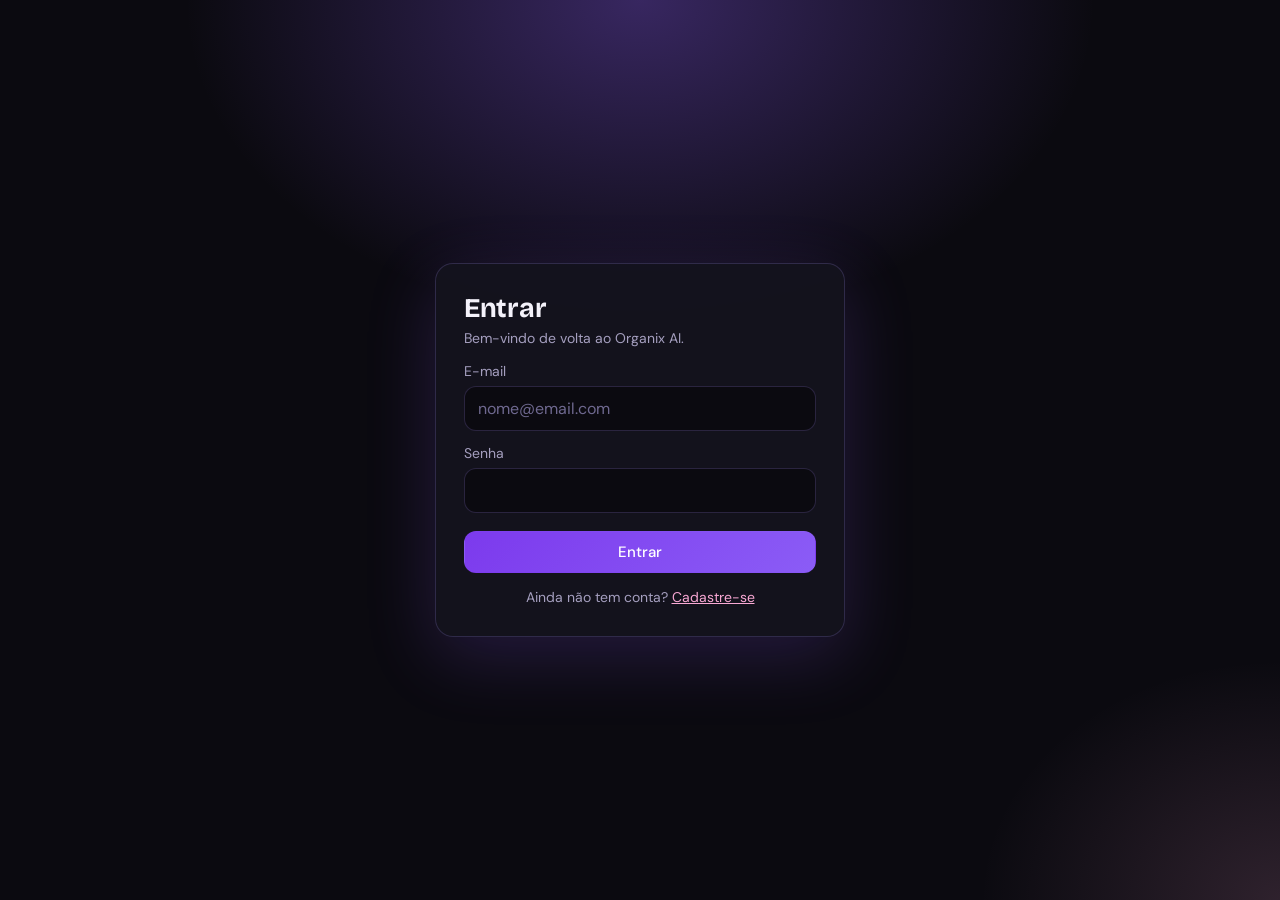
<file: trabalho.html>
<!DOCTYPE html><html lang="pt-BR"><meta charset="utf-8"><meta name="viewport" content="width=device-width,initial-scale=1"><link rel="stylesheet" href="style.css"><title>Trabalho | Organix AI</title>
<body data-app data-premium><div class="app"><aside id="menu"></aside><main><h1>Rotina de trabalho</h1><div class="conteudo"><div class="grid g2" style="align-items:start">
<div class="card c4"><h2>Bloco de foco</h2><div class="tempo" id="tp">25:00</div><div class="linha" style="justify-content:center"><button class="btn" id="ini">Iniciar</button><button class="btn" id="zer">Reiniciar</button></div>
<form class="form" id="fm" style="grid-template-columns:1fr auto;margin:14px 0 0"><div><label for="min">Duração do bloco (minutos)</label><input id="min" type="number" min="1" max="240" step="1" required></div><button class="btn">Definir</button></form>
<div class="chips" id="chips"><button class="btn" data-m="15">15 min</button><button class="btn" data-m="25">25 min</button><button class="btn" data-m="45">45 min</button><button class="btn" data-m="60">60 min</button></div>
<p class="mut" id="fh" style="margin-top:12px"></p></div>
<div><div class="linha"><h2 style="margin:0">Tarefas de hoje</h2><button class="btn peq perigo" id="limpar">Limpar</button></div>
<ul class="lista" id="lista" style="margin-top:12px"></ul>
<form class="card form" id="f" style="grid-template-columns:2fr 1fr auto"><div><label for="n">Nova tarefa</label><input id="n" maxlength="60" required></div><div><label for="h">Horário (opcional)</label><input id="h" type="time"></div><button class="btn verde">Adicionar</button></form>
<div class="linha"><div class="barra"><div id="bp"></div></div><b id="pc">0%</b></div></div></div></div></main></div><script src="app.js"></script><script>
(()=>{
let T=load('trab',{});
T={min:25,tarefas:[],dia:'',foco:{},snap:{},arq:{},...T};
const sv=()=>save('trab',T);
/* novo dia: as tarefas continuam, mas voltam desmarcadas */
if(T.dia&&T.dia!==hoje()){T.tarefas.forEach(x=>x.ok=false)}
T.dia=hoje();sv();

/* tarefas */
function snapshot(){
  const d=hoje(),arq=T.arq[d]||[],atu=T.tarefas.map(x=>({t:x.t,h:x.h,ok:x.ok}));
  if(arq.length||atu.some(x=>x.ok)||T.snap[d])T.snap[d]=[...arq,...atu];
}
function ver(){
  const ts=T.tarefas,n=ts.filter(x=>x.ok).length,p=ts.length?Math.round(n/ts.length*100):0;
  $('#lista').innerHTML=ts.length?ts.map(x=>`<li class="${x.ok?'feito':''}" data-id="${x.id}"><label><input type="checkbox" ${x.ok?'checked':''}><span class="t">${esc(x.t)}</span></label>${x.h?`<span class="h">${esc(x.h)}</span>`:''}<button class="x" aria-label="Remover ${esc(x.t)}">×</button></li>`).join(''):'<li class="vazio-msg">Nenhuma tarefa. Escreva a primeira abaixo.</li>';
  $('#bp').style.width=p+'%';$('#pc').textContent=p+'%';
}
const mud=()=>{snapshot();sv();ver()};
$('#lista').addEventListener('change',e=>{const t=T.tarefas.find(x=>x.id===e.target.closest('li').dataset.id);if(t){t.ok=e.target.checked;mud()}});
$('#lista').addEventListener('click',e=>{const b=e.target.closest('.x');if(!b)return;T.tarefas=T.tarefas.filter(x=>x.id!==b.closest('li').dataset.id);mud();toast('Tarefa removida')});
$('#f').onsubmit=e=>{e.preventDefault();const t=$('#n').value.trim();if(!t)return;T.tarefas.push({id:uid(),t,h:$('#h').value,ok:false});mud();e.target.reset();$('#n').focus()};
$('#limpar').onclick=async()=>{
  if(!T.tarefas.length){toast('Não há tarefas para limpar');return}
  if(!await ask('Apagar todas as tarefas atuais? O que você já concluiu continua no resumo do dia.'))return;
  const d=hoje();T.arq[d]=[...(T.arq[d]||[]),...T.tarefas.filter(x=>x.ok).map(x=>({t:x.t,h:x.h,ok:true}))];
  T.tarefas=[];mud();toast('Lista limpa. Escreva suas novas tarefas');$('#n').focus();
};

/* bloco de foco */
let seg=T.min*60,fim=0,tm=0;
const mostra=()=>$('#tp').textContent=pad(Math.floor(seg/60))+':'+pad(seg%60);
const info=()=>{const f=T.foco[hoje()];$('#fh').textContent=f?`Hoje: ${f.n} bloco${f.n>1?'s':''} concluído${f.n>1?'s':''} (${f.min} min de foco)`:'Nenhum bloco de foco concluído hoje.'};
function para(){clearInterval(tm);tm=0}
function reinicia(){para();seg=T.min*60;mostra();$('#ini').textContent='Iniciar'}
function tick(){seg=Math.max(0,Math.round((fim-Date.now())/1000));mostra();
  if(seg<=0){const f=T.foco[hoje()]||(T.foco[hoje()]={n:0,min:0});f.n++;f.min+=T.min;sv();info();reinicia();toast('Bloco de foco concluído')}}
$('#ini').onclick=()=>{if(tm){para();$('#ini').textContent='Continuar'}else{fim=Date.now()+seg*1000;tm=setInterval(tick,250);$('#ini').textContent='Pausar'}};
$('#zer').onclick=reinicia;
function define(v){v=Math.round(+v);if(!(v>=1&&v<=240)){toast('Escolha um tempo entre 1 e 240 minutos');return}T.min=v;sv();$('#min').value=v;reinicia();toast('Bloco de foco definido para '+v+' min')}
$('#fm').onsubmit=e=>{e.preventDefault();define($('#min').value)};
$('#chips').onclick=e=>{const b=e.target.closest('[data-m]');if(b)define(b.dataset.m)};
$('#min').value=T.min;mostra();info();ver();novoDia(()=>{if(!tm)location.reload()});
})();
</script>
</file>
<file: style.css>
@import url('https://fonts.googleapis.com/css2?family=Bricolage+Grotesque:wght@500;700&family=DM+Sans:wght@400;500&display=swap');
/* PALETA: preto, roxo e rosa claro. Mude aqui e o app inteiro muda */
:root{--bg:#0B0A10;--s1:#15131F;--s2:#1C1930;--s3:#262245;--line:rgba(167,139,250,.2);
--roxo:#8B5CF6;--roxo-d:#7C3AED;--roxo-l:#A78BFA;--rosa:#F9A8D4;--rosa-d:#1A0B1F;
--txt:#F4F2FA;--muted:#A59FBF;--trilho:#2A2646;
--t:"Bricolage Grotesque",system-ui,sans-serif;--x:"DM Sans",system-ui,sans-serif}
*{box-sizing:border-box;margin:0}
html{color-scheme:dark}
body{font-family:var(--x);color:var(--txt);line-height:1.5;min-height:100vh;
background:radial-gradient(900px 520px at 88% -10%,rgba(139,92,246,.22),transparent 60%),radial-gradient(700px 420px at -10% 110%,rgba(249,168,212,.09),transparent 60%),var(--bg);background-attachment:fixed}
h1,h2,h3{font-family:var(--t);line-height:1.2}h1{font-size:32px;margin-bottom:22px;letter-spacing:-.01em}h2{font-size:19px;margin-bottom:10px}
a{color:inherit;text-decoration:none}
::placeholder{color:#6F6990}
.btn{display:inline-block;padding:10px 18px;border-radius:12px;border:1.5px solid var(--line);background:var(--s2);font:500 15px var(--x);color:var(--txt);cursor:pointer;transition:transform .15s,box-shadow .2s,border-color .2s}
.btn:hover{transform:translateY(-2px);border-color:var(--roxo-l)}
.btn.rosa{background:var(--rosa);border-color:var(--rosa);color:var(--rosa-d);font-weight:700}.btn.rosa:hover{box-shadow:0 8px 24px rgba(249,168,212,.35)}
.btn.verde{background:linear-gradient(135deg,var(--roxo-d),var(--roxo));border-color:transparent;color:#fff}.btn.verde:hover{box-shadow:0 8px 24px rgba(139,92,246,.45)}
.btn:disabled{opacity:.7;cursor:wait}
.btn:focus-visible,input:focus-visible,select:focus-visible,a:focus-visible,button:focus-visible{outline:3px solid var(--rosa);outline-offset:2px}
input,select{font:16px var(--x);padding:11px 13px;border:1.5px solid var(--line);border-radius:12px;width:100%;background:var(--bg);color:var(--txt)}
input:focus{border-color:var(--roxo-l)}
input[type=range]{padding:0;border:0;background:none;accent-color:var(--roxo)}
label{display:block;font-size:14px;color:var(--muted);margin:12px 0 4px}
.app{display:grid;grid-template-columns:250px 1fr;min-height:100vh}
#menu{background:rgba(21,19,31,.92);border-right:1px solid var(--line);padding:22px 14px;display:flex;flex-direction:column;gap:4px;position:sticky;top:0;height:100vh}
#menu .logo{font:700 23px var(--t);padding:0 12px 18px;display:flex;align-items:center;gap:10px}
#menu .logo::before{content:"";width:26px;height:26px;border-radius:8px;background:linear-gradient(135deg,var(--roxo),var(--rosa))}
#menu a{padding:10px 12px;border-radius:10px;font-size:15px;display:flex;justify-content:space-between;align-items:center;color:var(--muted);transition:background .2s,color .2s}
#menu a:hover{background:var(--s2);color:var(--txt)}
#menu a.on{background:linear-gradient(90deg,rgba(139,92,246,.28),rgba(139,92,246,.05));color:var(--txt);font-weight:500;box-shadow:inset 3px 0 0 var(--roxo)}
#menu a.logo{color:var(--txt);padding:0 12px 18px}#menu a.logo:hover{background:none}
#menu small{font-size:11px;background:var(--rosa);color:var(--rosa-d);padding:1px 8px;border-radius:10px;font-weight:700}
.rodape-menu{margin-top:auto;display:grid;gap:8px;font-size:14px;color:var(--muted)}.rodape-menu .btn{text-align:center}.rodape-menu b{color:var(--rosa)}
main{padding:36px;position:relative;min-width:0}
.card{background:var(--s1);border:1px solid var(--line);border-radius:18px;padding:22px;transition:border-color .2s,transform .2s}
.grid .card:hover{border-color:rgba(167,139,250,.45)}
.grid{display:grid;gap:16px;margin-bottom:16px}.g2{grid-template-columns:1fr 1fr}.g4{grid-template-columns:repeat(4,1fr)}
.linha{display:flex;align-items:center;gap:12px;justify-content:space-between;margin-bottom:8px}
.barra{height:10px;background:var(--trilho);border-radius:5px;flex:1;overflow:hidden}.barra div{height:100%;background:linear-gradient(90deg,var(--roxo),var(--rosa));border-radius:5px;transition:width .3s}
.tag{font-size:12px;padding:3px 11px;border-radius:20px;background:rgba(139,92,246,.2);color:#DDD1FF;white-space:nowrap;border:1px solid rgba(167,139,250,.3)}
.tag.rosa{background:rgba(249,168,212,.15);color:var(--rosa);border-color:rgba(249,168,212,.35)}
.num{font:700 27px var(--t)}.mut{color:var(--muted);font-size:14px}
.c1{background:linear-gradient(145deg,#22164A,var(--s1))}
.c2{background:linear-gradient(145deg,#2B1B66,#17142A)}
.c3{background:linear-gradient(145deg,#3A1D44,var(--s1))}
.c4{background:linear-gradient(145deg,#2E1A55,#2A1A3A)}
.anel{--p:0;width:130px;height:130px;border-radius:50%;background:conic-gradient(from 0deg,var(--roxo),var(--rosa) calc(var(--p)*1%),var(--trilho) 0);display:grid;place-items:center;transition:.3s;box-shadow:0 0 30px rgba(139,92,246,.25)}
.anel span{width:100px;height:100px;border-radius:50%;background:var(--s1);display:grid;place-items:center;font:700 25px var(--t);margin:0;color:var(--txt)}
.bloq .conteudo{filter:blur(7px);pointer-events:none;user-select:none}
.cadeado{position:absolute;inset:90px 0 0;display:flex;justify-content:center;align-items:flex-start;padding-top:70px}
.cadeado .card{max-width:390px;text-align:center;background:var(--s2);box-shadow:0 16px 60px rgba(139,92,246,.35)}
.cad-ico{width:58px;height:58px;border-radius:50%;background:linear-gradient(135deg,var(--roxo),var(--rosa));margin:0 auto 14px;position:relative}
.cad-ico::before{content:"";position:absolute;left:19px;top:27px;width:20px;height:16px;background:var(--rosa-d);border-radius:3px}
.cad-ico::after{content:"";position:absolute;left:22px;top:14px;width:10px;height:12px;border:3px solid var(--rosa-d);border-bottom:0;border-radius:8px 8px 0 0}
@keyframes sobe{from{opacity:0;transform:translateY(8px)}}
.tempo{font:700 68px var(--t);text-align:center;margin:10px 0;background:linear-gradient(135deg,var(--roxo-l),var(--rosa));-webkit-background-clip:text;background-clip:text;color:transparent}
.humor{display:flex;gap:8px}.humor button{flex:1;padding:11px;border-radius:12px;border:1.5px solid var(--line);background:var(--s1);font:15px var(--x);color:var(--txt);cursor:pointer;transition:.2s}
.humor button:hover{border-color:var(--roxo-l)}.humor button.on{background:rgba(139,92,246,.25);border-color:var(--rosa)}
.toast{position:fixed;bottom:24px;left:50%;transform:translateX(-50%);background:var(--s3);color:var(--txt);border:1px solid var(--rosa);padding:11px 22px;border-radius:12px;animation:sobe .25s;z-index:9;box-shadow:0 8px 30px rgba(0,0,0,.5)}
.auth{display:grid;place-items:center;min-height:100vh;padding:20px;background:radial-gradient(700px 500px at 50% 0,rgba(139,92,246,.35),transparent 65%),radial-gradient(500px 400px at 100% 100%,rgba(249,168,212,.15),transparent 60%),var(--bg)}
.auth .card{width:100%;max-width:410px;background:rgba(21,19,31,.9);box-shadow:0 20px 70px rgba(139,92,246,.2);padding:28px}.auth .btn{width:100%;margin-top:18px}.auth h1{font-size:27px;margin-bottom:4px}
.auth a u{color:var(--rosa)}
.pg{max-width:920px;margin:0 auto;padding:36px 20px;display:grid;grid-template-columns:1.1fr 1fr;gap:24px}
.cc{background:linear-gradient(135deg,#2E1065,var(--roxo) 62%,var(--rosa));color:#fff;border-radius:20px;padding:24px;aspect-ratio:1.6;display:flex;flex-direction:column;justify-content:space-between;font-family:ui-monospace,monospace;transition:transform .3s;box-shadow:0 20px 60px rgba(139,92,246,.4)}.cc:hover{transform:rotate(-2deg) scale(1.02)}
.chip{width:42px;height:31px;border-radius:7px;background:linear-gradient(135deg,#FCE7F3,var(--rosa))}.cc .n{font-size:20px;letter-spacing:2px}.cc .b{display:flex;justify-content:space-between;font-size:13px}
.sucesso{position:fixed;inset:0;background:var(--bg);display:grid;place-content:center;text-align:center;gap:8px;z-index:20}.sucesso[hidden]{display:none}
.check{width:88px;height:88px;border-radius:50%;background:linear-gradient(135deg,var(--roxo),var(--rosa));margin:0 auto 8px;position:relative;animation:pop .5s;box-shadow:0 0 50px rgba(139,92,246,.6)}
.check::after{content:"";position:absolute;left:32px;top:16px;width:18px;height:36px;border:solid #fff;border-width:0 6px 6px 0;transform:rotate(45deg)}
@keyframes pop{from{transform:scale(0)}60%{transform:scale(1.15)}}
.spin{display:inline-block;width:14px;height:14px;border:2px solid var(--rosa-d);border-top-color:transparent;border-radius:50%;animation:g .7s linear infinite;vertical-align:-2px;margin-right:8px}@keyframes g{to{transform:rotate(360deg)}}
/* gráfico semanal */
.semana{display:flex;align-items:stretch;gap:10px;height:170px;margin:10px 0 8px}
.dia{flex:1;display:flex;flex-direction:column;align-items:center;gap:6px;min-width:0}
.dia .v{font-size:12px;color:var(--muted)}
.dia .area{flex:1;width:100%;display:flex;align-items:flex-end;justify-content:center;background:rgba(42,38,70,.45);border-radius:10px}
.dia .b{width:100%;max-width:40px;min-height:4px;border-radius:9px 9px 4px 4px;background:linear-gradient(180deg,var(--rosa),var(--roxo));transition:height .5s}
.dia.hoje .b{box-shadow:0 0 18px rgba(249,168,212,.55)}
.dia.hoje .v,.dia.hoje small{color:var(--rosa);font-weight:700}
.dia small{font-size:13px;color:var(--muted);text-transform:capitalize}
@media(max-width:860px){.app,.pg,.g2,.g4{grid-template-columns:1fr}.grid{grid-template-columns:1fr!important}main form.card{grid-template-columns:1fr!important}#menu{position:static;height:auto;flex-direction:row;flex-wrap:wrap}.rodape-menu{margin:0}main{padding:20px}.cadeado{inset:60px 0 0}}
@media(prefers-reduced-motion:reduce){*{animation:none!important;transition:none!important}}

/* ===== COMPONENTES COMPARTILHADOS ===== */
[hidden]{display:none!important}
input[type=checkbox]{appearance:none;-webkit-appearance:none;width:22px;height:22px;padding:0;border-radius:50%;border:2px solid var(--muted);background:transparent;cursor:pointer;flex:none;display:inline-grid;place-content:center;transition:.2s}
input[type=checkbox]:checked{background:linear-gradient(135deg,var(--roxo),var(--rosa));border-color:transparent;box-shadow:0 0 12px rgba(139,92,246,.6)}
input[type=checkbox]:checked::after{content:"";width:5px;height:10px;border:solid #fff;border-width:0 2px 2px 0;transform:rotate(45deg) translate(-1px,-1px)}
select{font:16px var(--x);padding:11px 13px;border:1.5px solid var(--line);border-radius:12px;width:100%;background:var(--bg);color:var(--txt)}
textarea{font:16px var(--x);padding:11px 13px;border:1.5px solid var(--line);border-radius:12px;width:100%;background:var(--bg);color:var(--txt)}
.lista{list-style:none;padding:0}
.lista li{display:flex;gap:12px;align-items:center;padding:10px 14px;border-radius:12px;background:var(--s1);border:1px solid var(--line);margin-bottom:8px;transition:background .2s,border-color .2s}
.lista li:hover{background:var(--s2);border-color:rgba(167,139,250,.45)}
.lista label{flex:1;display:flex;align-items:center;gap:12px;margin:0;color:var(--txt);font-size:16px;cursor:pointer;min-width:0}
.lista .t{flex:1;overflow-wrap:anywhere;min-width:0}
.lista .t small{color:var(--muted);font-size:13px;margin-left:4px}
.lista li.feito .t b,.lista li.feito>label .t{color:var(--muted);text-decoration:line-through}
.lista .h{font-size:13px;color:var(--muted);white-space:nowrap}
.lista li.vazio-msg{display:block;text-align:center;background:none;border:1px dashed var(--line);color:var(--muted);font-size:14px;padding:14px}
.lista.ro li{cursor:default}
.lista.ro li::before{content:"";width:18px;height:18px;border-radius:50%;border:2px solid var(--muted);flex:none}
.lista.ro li.feito::before{background:linear-gradient(135deg,var(--roxo),var(--rosa));border-color:transparent}
.lista.ro.nb li::before{display:none}
.vazio-msg{color:var(--muted);font-size:14px;padding:14px;border:1px dashed var(--line);border-radius:12px;text-align:center}
.x{border:0;background:transparent;color:var(--muted);font-size:20px;line-height:1;width:30px;height:30px;border-radius:8px;cursor:pointer;flex:none}
.x:hover{background:rgba(249,168,212,.15);color:var(--rosa)}
.btn.peq{padding:6px 12px;font-size:13px;border-radius:10px}
.btn.perigo:hover{border-color:var(--rosa);color:var(--rosa)}
.form{display:grid;gap:12px;align-items:end;margin-bottom:16px}
.form label{margin-top:0}
.topo{display:flex;align-items:center;gap:12px;flex-wrap:wrap;margin-bottom:22px}
.topo h1{margin:0 8px 0 0}
.g3{grid-template-columns:repeat(3,1fr)}
.dtl{width:auto;padding:6px 8px;font-size:13px;border-radius:10px}
.mini{font-size:13px;color:var(--muted)}
.chips{display:flex;gap:8px;flex-wrap:wrap;margin-top:8px}
.chips .btn{padding:5px 12px;font-size:13px}
/* modal */
.modal{position:fixed;inset:0;background:rgba(5,4,9,.78);backdrop-filter:blur(4px);display:grid;place-items:center;padding:20px;z-index:30}
.modal-box{background:var(--s1);border:1px solid var(--line);border-radius:20px;padding:26px;width:100%;max-width:520px;max-height:90vh;overflow:auto;box-shadow:0 20px 80px rgba(139,92,246,.35);position:relative}
.modal-box.grande{max-width:940px}
.modal-box .fechar{position:absolute;top:12px;right:12px}
.modal-box>h2:first-of-type{padding-right:34px}
.acoes{display:flex;gap:10px;justify-content:flex-end;margin-top:18px}
.rs-sec h3{margin-bottom:8px;font-size:17px}
.rs-sec .lista li{padding:8px 12px}
/* perguntas */
.faq details{background:var(--s1);border:1px solid var(--line);border-radius:14px;margin-bottom:8px;transition:border-color .2s,background .2s}
.faq details[open]{border-color:rgba(167,139,250,.5);background:var(--s2)}
.faq summary{cursor:pointer;padding:14px 18px;font-weight:500;list-style:none;display:flex;justify-content:space-between;gap:12px;align-items:center}
.faq summary::-webkit-details-marker{display:none}
.faq summary::after{content:"+";font-size:24px;line-height:1;color:var(--rosa);transition:transform .2s;flex:none}
.faq details[open] summary::after{transform:rotate(45deg)}
.faq .resp{padding:0 18px 16px;color:var(--muted)}
.faq h2{margin:26px 0 10px}
/* calendário */
.cal-top{display:flex;gap:10px;align-items:center;margin-bottom:14px}
.cal-top select{flex:1}
.cal{display:grid;grid-template-columns:repeat(7,minmax(0,1fr));gap:6px}
.cal .sem{text-align:center;font-size:13px;color:var(--muted);padding:4px 0;text-transform:capitalize}
.cel{min-height:96px;border-radius:12px;border:1.5px solid var(--line);padding:7px;display:flex;flex-direction:column;gap:2px;cursor:pointer;position:relative;overflow:hidden;transition:transform .15s}
.cel:hover{transform:translateY(-2px)}
.cel .n{font:700 16px var(--t)}
.cel .nm{font-size:12px;white-space:nowrap;overflow:hidden;text-overflow:ellipsis}
.cel .q{font-size:11px;opacity:.85}
.cel .rs{margin-top:auto;align-self:flex-start;font:500 10px var(--x);padding:2px 6px;border-radius:6px;border:1px solid currentColor;background:transparent;color:inherit;cursor:pointer;opacity:.9}
.cel .rs:hover{opacity:1;background:rgba(128,128,128,.3)}
.cel.hoje{border-color:var(--rosa);border-width:2px}
.cel.sel{outline:3px solid var(--roxo-l);outline-offset:1px}
.cores{display:flex;gap:10px;flex-wrap:wrap;margin-top:6px}
.cor{width:34px;height:34px;border-radius:50%;border:2px solid var(--line);cursor:pointer;padding:0}
.cor.on{outline:3px solid var(--rosa);outline-offset:2px}
/* semana alimentar */
.sm{display:grid;grid-template-columns:repeat(7,1fr);gap:8px;margin:12px 0}
.sm button{display:flex;flex-direction:column;align-items:center;gap:2px;padding:10px 4px;border-radius:12px;border:1.5px solid var(--line);background:var(--s1);color:var(--txt);font:inherit;cursor:pointer;position:relative}
.sm button small{color:var(--muted);text-transform:capitalize}
.sm button b{font:700 18px var(--t)}
.sm button.on{background:rgba(139,92,246,.25);border-color:var(--rosa)}
.sm button.hj small{color:var(--rosa)}
.sm button i{position:absolute;top:6px;right:6px;width:8px;height:8px;border-radius:50%;background:var(--rosa)}
/* academia */
.pasta{margin-bottom:12px;padding:0}
.pasta>summary{cursor:pointer;padding:14px 18px;display:flex;align-items:center;gap:12px;list-style:none;font:700 17px var(--t)}
.pasta>summary::-webkit-details-marker{display:none}
.pasta>summary .nm{flex:1;min-width:0;overflow-wrap:anywhere}
.pasta>summary::before{content:"▸";color:var(--rosa);transition:transform .2s}
.pasta[open]>summary::before{transform:rotate(90deg)}
.pasta .corpo{padding:0 18px 18px}
.pasta h3{font-size:16px;margin:14px 0 8px}
.dash-bar{display:grid;grid-template-columns:90px 1fr auto;gap:12px;align-items:center;margin:8px 0}
@media(max-width:860px){.form{grid-template-columns:1fr!important}.cel{min-height:66px;padding:4px}.cel .nm,.cel .q,.cel .rs span{display:none}.cel .n{font-size:14px}.cel .rs{font-size:7px;padding:1px 2px;max-width:100%;overflow:hidden}.cel{padding:3px}.cal{gap:3px}.sm{gap:4px}.modal-box{padding:20px}}
.lista.ro li.feito .t{color:var(--muted);text-decoration:line-through}
.pasta>summary .dia-sel{width:auto;padding:5px 8px;font:500 13px var(--x);border-radius:10px;flex:none}
input[type=checkbox]:disabled{opacity:.35;cursor:not-allowed}

/* ===== ASSISTENTE IA (destaque) ===== */
#menu a.ia{background:linear-gradient(90deg,rgba(139,92,246,.38),rgba(249,168,212,.16));color:var(--txt);font-weight:700;border:1px solid rgba(249,168,212,.4);margin:2px 0 8px}
#menu a.ia:hover{background:linear-gradient(90deg,rgba(139,92,246,.5),rgba(249,168,212,.26))}
#menu a.ia.on{box-shadow:inset 3px 0 0 var(--rosa)}
#menu small.ia-tag{background:linear-gradient(135deg,var(--roxo),var(--rosa));color:#fff}
.ia-card{max-width:880px;background:linear-gradient(160deg,#2A1650,var(--s1) 55%);border:1.5px solid rgba(249,168,212,.4);border-radius:22px;padding:22px;box-shadow:0 0 70px rgba(139,92,246,.25)}
.ia-topo{display:flex;justify-content:space-between;align-items:center;gap:16px;flex-wrap:wrap;margin-bottom:14px}
.ia-id{display:flex;align-items:center;gap:12px}.ia-id b{display:block;font:700 21px var(--t)}.ia-id .mut{display:block;font-size:13px}
.ia-avatar{width:44px;height:44px;border-radius:14px;background:linear-gradient(135deg,var(--roxo),var(--rosa));display:grid;place-items:center;font-size:21px;color:#fff;box-shadow:0 0 26px rgba(139,92,246,.6);flex:none}
.ia-uso{min-width:200px;font-size:13px;color:var(--muted)}
.ia-med{height:8px;background:#2A2646;border-radius:4px;margin-top:6px;overflow:hidden}.ia-med div{height:8px;background:linear-gradient(90deg,var(--roxo),var(--rosa));border-radius:4px;transition:width .3s}
.ia-chat{height:min(52vh,430px);overflow-y:auto;display:flex;flex-direction:column;gap:10px;padding:6px 2px 10px}
.ia-msg{max-width:82%;padding:11px 14px;border-radius:16px;background:var(--s2);border:1px solid var(--line);align-self:flex-start;font-size:15px;overflow-wrap:anywhere}
.ia-msg small{display:block;font-size:12px;color:var(--rosa);margin-bottom:2px;font-weight:700}
.ia-msg.eu{align-self:flex-end;background:linear-gradient(135deg,var(--roxo-d),var(--roxo));border-color:transparent;color:#fff}
.ia-txt{white-space:pre-wrap}.ia-msg.pensando .ia-txt{color:var(--muted)}
.ia-sug{display:flex;flex-wrap:wrap;gap:8px;margin:6px 0 12px}
.ia-sug button{font:500 14px var(--x);color:var(--txt);background:var(--s2);border:1.5px solid var(--line);border-radius:20px;padding:7px 14px;cursor:pointer;transition:border-color .2s,transform .15s}
.ia-sug button:hover{border-color:var(--rosa);transform:translateY(-1px)}
.ia-form{display:grid;grid-template-columns:1fr auto;gap:10px;align-items:center}.ia-form .btn{margin:0;width:auto}
.ia-fim{margin:0 0 12px;padding:12px 14px;border-radius:12px;background:rgba(249,168,212,.12);border:1px solid rgba(249,168,212,.3);color:var(--rosa);font-size:14px;display:flex;gap:12px;align-items:center;justify-content:space-between;flex-wrap:wrap}
.ia-fim .btn{width:auto;margin:0}
.ia-rodape{display:flex;justify-content:space-between;align-items:center;gap:10px;margin-top:12px;flex-wrap:wrap}.ia-rodape .btn{width:auto;margin:0}
.ia-banner{display:grid;grid-template-columns:1.2fr 1fr;gap:20px;align-items:center;margin-bottom:18px;padding:24px;border-radius:22px;background:linear-gradient(135deg,#3B1A7A,#2A1650 55%,#4A1F52);border:1.5px solid rgba(249,168,212,.45);box-shadow:0 0 60px rgba(139,92,246,.28)}
.ia-banner h2{font-size:26px;margin:8px 0 6px}.ia-banner p{color:#E4DAFF;font-size:15px}
.ia-pill{display:inline-block;font-size:12px;font-weight:700;padding:3px 12px;border-radius:20px;background:var(--rosa);color:var(--rosa-d)}
.ia-b-form{display:grid;gap:10px}.ia-b-form .btn{margin:0;width:100%}
@media(max-width:860px){.ia-banner{grid-template-columns:1fr}.ia-msg{max-width:92%}.ia-form{grid-template-columns:1fr}.ia-form .btn{width:100%}.ia-uso{width:100%}}
</file>
